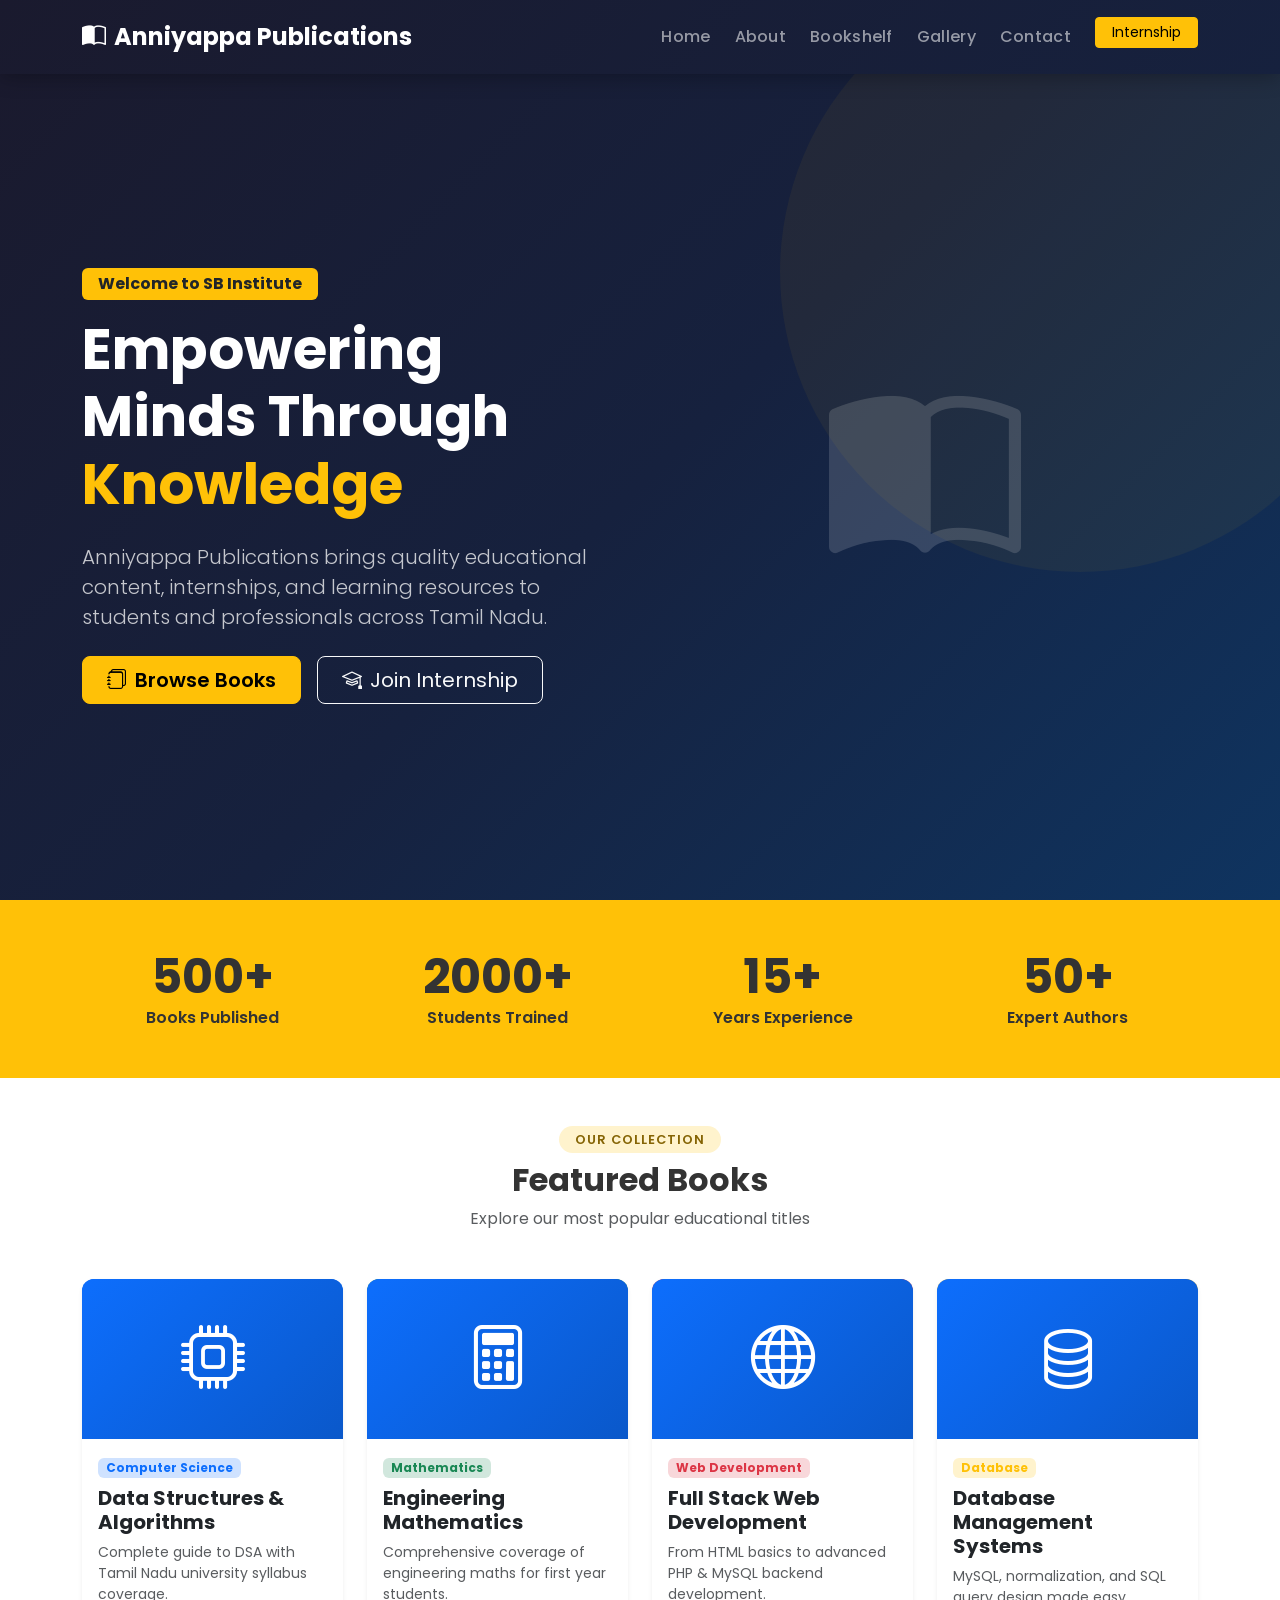
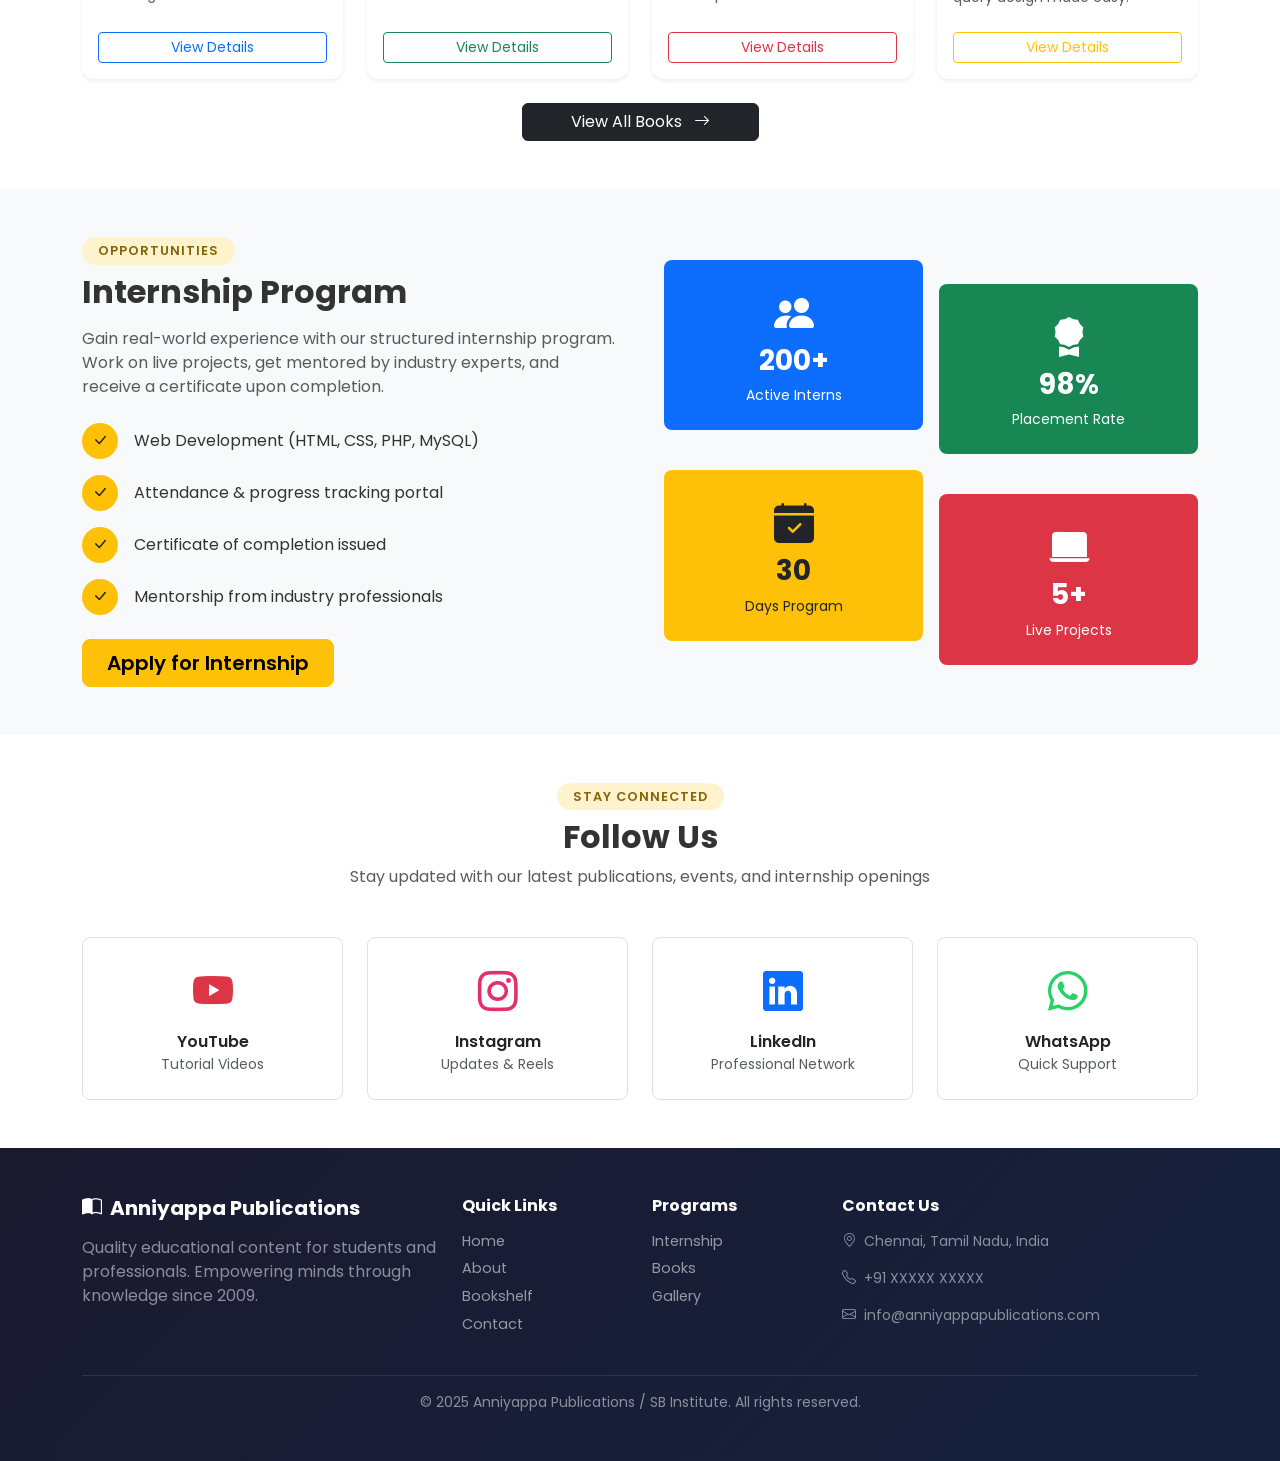
<file: index.html>
<!DOCTYPE html>
<html lang="en">
<head>
  <meta charset="UTF-8" />
  <meta name="viewport" content="width=device-width, initial-scale=1.0"/>
  <title>Anniyappa Publications | Home</title>

  <!-- Bootstrap 5 -->
  <link href="https://cdn.jsdelivr.net/npm/bootstrap@5.3.0/dist/css/bootstrap.min.css" rel="stylesheet"/>
  <!-- Bootstrap Icons -->
  <link href="https://cdn.jsdelivr.net/npm/bootstrap-icons@1.10.5/font/bootstrap-icons.css" rel="stylesheet"/>
  <!-- Google Fonts -->
  <link href="https://fonts.googleapis.com/css2?family=Poppins:wght@300;400;500;600;700&display=swap" rel="stylesheet"/>
  <!-- Custom CSS -->
  <link rel="stylesheet" href="css/style.css"/>
</head>
<body>

  <!-- ========== NAVBAR ========== -->
  <nav class="navbar navbar-expand-lg navbar-dark fixed-top" id="mainNav">
    <div class="container">
      <a class="navbar-brand fw-bold fs-4" href="index.html">
        <i class="bi bi-book-half me-2"></i>Anniyappa Publications
      </a>
      <button class="navbar-toggler" type="button" data-bs-toggle="collapse" data-bs-target="#navMenu">
        <span class="navbar-toggler-icon"></span>
      </button>
      <div class="collapse navbar-collapse" id="navMenu">
        <ul class="navbar-nav ms-auto gap-2">
          <li class="nav-item"><a class="nav-link active" href="index.html">Home</a></li>
          <li class="nav-item"><a class="nav-link" href="pages/about.html">About</a></li>
          <li class="nav-item"><a class="nav-link" href="pages/bookshelf.html">Bookshelf</a></li>
          <li class="nav-item"><a class="nav-link" href="pages/gallery.html">Gallery</a></li>
          <li class="nav-item"><a class="nav-link" href="pages/contact.html">Contact</a></li>
          <li class="nav-item"><a class="btn btn-warning btn-sm px-3 ms-2" href="pages/internship.html">Internship</a></li>
        </ul>
      </div>
    </div>
  </nav>

  <!-- ========== HERO SECTION ========== -->
  <section class="hero-section d-flex align-items-center" id="home">
    <div class="container">
      <div class="row align-items-center">
        <div class="col-lg-6 text-white">
          <span class="badge bg-warning text-dark mb-3 px-3 py-2 fs-6">Welcome to SB Institute</span>
          <h1 class="display-4 fw-bold mb-4">Empowering Minds Through <span class="text-warning">Knowledge</span></h1>
          <p class="lead mb-4 opacity-75">Anniyappa Publications brings quality educational content, internships, and learning resources to students and professionals across Tamil Nadu.</p>
          <div class="d-flex gap-3 flex-wrap">
            <a href="pages/bookshelf.html" class="btn btn-warning btn-lg px-4 fw-semibold">
              <i class="bi bi-journals me-2"></i>Browse Books
            </a>
            <a href="pages/internship.html" class="btn btn-outline-light btn-lg px-4">
              <i class="bi bi-mortarboard me-2"></i>Join Internship
            </a>
          </div>
        </div>
        <div class="col-lg-6 text-center mt-5 mt-lg-0">
          <div class="hero-illustration">
            <i class="bi bi-book-half" style="font-size: 12rem; color: rgba(255,255,255,0.15);"></i>
          </div>
        </div>
      </div>
    </div>
  </section>

  <!-- ========== STATS SECTION ========== -->
  <section class="stats-section py-5 bg-warning">
    <div class="container">
      <div class="row text-center g-4">
        <div class="col-6 col-md-3">
          <h2 class="fw-bold display-5 mb-0">500+</h2>
          <p class="mb-0 fw-semibold">Books Published</p>
        </div>
        <div class="col-6 col-md-3">
          <h2 class="fw-bold display-5 mb-0">2000+</h2>
          <p class="mb-0 fw-semibold">Students Trained</p>
        </div>
        <div class="col-6 col-md-3">
          <h2 class="fw-bold display-5 mb-0">15+</h2>
          <p class="mb-0 fw-semibold">Years Experience</p>
        </div>
        <div class="col-6 col-md-3">
          <h2 class="fw-bold display-5 mb-0">50+</h2>
          <p class="mb-0 fw-semibold">Expert Authors</p>
        </div>
      </div>
    </div>
  </section>

  <!-- ========== FEATURED BOOKS ========== -->
  <section class="py-5" id="books">
    <div class="container">
      <div class="text-center mb-5">
        <span class="section-tag">Our Collection</span>
        <h2 class="fw-bold mt-2">Featured Books</h2>
        <p class="text-muted">Explore our most popular educational titles</p>
      </div>
      <div class="row g-4">

        <!-- Book Card 1 -->
        <div class="col-sm-6 col-lg-3">
          <div class="card book-card h-100 border-0 shadow-sm">
            <div class="book-cover bg-primary d-flex align-items-center justify-content-center">
              <i class="bi bi-cpu text-white" style="font-size:4rem;"></i>
            </div>
            <div class="card-body">
              <span class="badge bg-primary-subtle text-primary mb-2">Computer Science</span>
              <h5 class="card-title fw-bold">Data Structures & Algorithms</h5>
              <p class="card-text text-muted small">Complete guide to DSA with Tamil Nadu university syllabus coverage.</p>
            </div>
            <div class="card-footer bg-transparent border-0 pb-3">
              <a href="pages/bookshelf.html" class="btn btn-outline-primary btn-sm w-100">View Details</a>
            </div>
          </div>
        </div>

        <!-- Book Card 2 -->
        <div class="col-sm-6 col-lg-3">
          <div class="card book-card h-100 border-0 shadow-sm">
            <div class="book-cover bg-success d-flex align-items-center justify-content-center">
              <i class="bi bi-calculator text-white" style="font-size:4rem;"></i>
            </div>
            <div class="card-body">
              <span class="badge bg-success-subtle text-success mb-2">Mathematics</span>
              <h5 class="card-title fw-bold">Engineering Mathematics</h5>
              <p class="card-text text-muted small">Comprehensive coverage of engineering maths for first year students.</p>
            </div>
            <div class="card-footer bg-transparent border-0 pb-3">
              <a href="pages/bookshelf.html" class="btn btn-outline-success btn-sm w-100">View Details</a>
            </div>
          </div>
        </div>

        <!-- Book Card 3 -->
        <div class="col-sm-6 col-lg-3">
          <div class="card book-card h-100 border-0 shadow-sm">
            <div class="book-cover bg-danger d-flex align-items-center justify-content-center">
              <i class="bi bi-globe text-white" style="font-size:4rem;"></i>
            </div>
            <div class="card-body">
              <span class="badge bg-danger-subtle text-danger mb-2">Web Development</span>
              <h5 class="card-title fw-bold">Full Stack Web Development</h5>
              <p class="card-text text-muted small">From HTML basics to advanced PHP & MySQL backend development.</p>
            </div>
            <div class="card-footer bg-transparent border-0 pb-3">
              <a href="pages/bookshelf.html" class="btn btn-outline-danger btn-sm w-100">View Details</a>
            </div>
          </div>
        </div>

        <!-- Book Card 4 -->
        <div class="col-sm-6 col-lg-3">
          <div class="card book-card h-100 border-0 shadow-sm">
            <div class="book-cover bg-warning d-flex align-items-center justify-content-center">
              <i class="bi bi-database text-white" style="font-size:4rem;"></i>
            </div>
            <div class="card-body">
              <span class="badge bg-warning-subtle text-warning mb-2">Database</span>
              <h5 class="card-title fw-bold">Database Management Systems</h5>
              <p class="card-text text-muted small">MySQL, normalization, and SQL query design made easy.</p>
            </div>
            <div class="card-footer bg-transparent border-0 pb-3">
              <a href="pages/bookshelf.html" class="btn btn-outline-warning btn-sm w-100">View Details</a>
            </div>
          </div>
        </div>

      </div>
      <div class="text-center mt-4">
        <a href="pages/bookshelf.html" class="btn btn-dark px-5">View All Books <i class="bi bi-arrow-right ms-2"></i></a>
      </div>
    </div>
  </section>

  <!-- ========== INTERNSHIP SECTION ========== -->
  <section class="py-5 bg-light" id="internship">
    <div class="container">
      <div class="row align-items-center g-5">
        <div class="col-lg-6">
          <span class="section-tag">Opportunities</span>
          <h2 class="fw-bold mt-2 mb-3">Internship Program</h2>
          <p class="text-muted mb-4">Gain real-world experience with our structured internship program. Work on live projects, get mentored by industry experts, and receive a certificate upon completion.</p>
          <ul class="list-unstyled">
            <li class="mb-3 d-flex align-items-center gap-3">
              <span class="icon-circle bg-warning"><i class="bi bi-check-lg text-dark"></i></span>
              <span>Web Development (HTML, CSS, PHP, MySQL)</span>
            </li>
            <li class="mb-3 d-flex align-items-center gap-3">
              <span class="icon-circle bg-warning"><i class="bi bi-check-lg text-dark"></i></span>
              <span>Attendance & progress tracking portal</span>
            </li>
            <li class="mb-3 d-flex align-items-center gap-3">
              <span class="icon-circle bg-warning"><i class="bi bi-check-lg text-dark"></i></span>
              <span>Certificate of completion issued</span>
            </li>
            <li class="mb-3 d-flex align-items-center gap-3">
              <span class="icon-circle bg-warning"><i class="bi bi-check-lg text-dark"></i></span>
              <span>Mentorship from industry professionals</span>
            </li>
          </ul>
          <a href="pages/internship.html" class="btn btn-warning btn-lg px-4 mt-2 fw-semibold">Apply for Internship</a>
        </div>
        <div class="col-lg-6">
          <div class="row g-3">
            <div class="col-6">
              <div class="intern-stat-card bg-primary text-white rounded-3 p-4 text-center">
                <i class="bi bi-people-fill fs-1 mb-2"></i>
                <h3 class="fw-bold">200+</h3>
                <p class="mb-0 small">Active Interns</p>
              </div>
            </div>
            <div class="col-6">
              <div class="intern-stat-card bg-success text-white rounded-3 p-4 text-center mt-4">
                <i class="bi bi-award-fill fs-1 mb-2"></i>
                <h3 class="fw-bold">98%</h3>
                <p class="mb-0 small">Placement Rate</p>
              </div>
            </div>
            <div class="col-6">
              <div class="intern-stat-card bg-warning text-dark rounded-3 p-4 text-center">
                <i class="bi bi-calendar-check-fill fs-1 mb-2"></i>
                <h3 class="fw-bold">30</h3>
                <p class="mb-0 small">Days Program</p>
              </div>
            </div>
            <div class="col-6">
              <div class="intern-stat-card bg-danger text-white rounded-3 p-4 text-center mt-4">
                <i class="bi bi-laptop-fill fs-1 mb-2"></i>
                <h3 class="fw-bold">5+</h3>
                <p class="mb-0 small">Live Projects</p>
              </div>
            </div>
          </div>
        </div>
      </div>
    </div>
  </section>

  <!-- ========== SOCIAL MEDIA SECTION ========== -->
  <section class="py-5" id="social">
    <div class="container">
      <div class="text-center mb-5">
        <span class="section-tag">Stay Connected</span>
        <h2 class="fw-bold mt-2">Follow Us</h2>
        <p class="text-muted">Stay updated with our latest publications, events, and internship openings</p>
      </div>
      <div class="row g-4 justify-content-center">
        <div class="col-6 col-md-3">
          <a href="#" class="social-card text-decoration-none d-flex flex-column align-items-center p-4 rounded-3 border">
            <i class="bi bi-youtube fs-1 text-danger mb-2"></i>
            <span class="fw-semibold text-dark">YouTube</span>
            <small class="text-muted">Tutorial Videos</small>
          </a>
        </div>
        <div class="col-6 col-md-3">
          <a href="#" class="social-card text-decoration-none d-flex flex-column align-items-center p-4 rounded-3 border">
            <i class="bi bi-instagram fs-1 text-danger mb-2" style="color:#E1306C !important;"></i>
            <span class="fw-semibold text-dark">Instagram</span>
            <small class="text-muted">Updates & Reels</small>
          </a>
        </div>
        <div class="col-6 col-md-3">
          <a href="#" class="social-card text-decoration-none d-flex flex-column align-items-center p-4 rounded-3 border">
            <i class="bi bi-linkedin fs-1 text-primary mb-2"></i>
            <span class="fw-semibold text-dark">LinkedIn</span>
            <small class="text-muted">Professional Network</small>
          </a>
        </div>
        <div class="col-6 col-md-3">
          <a href="#" class="social-card text-decoration-none d-flex flex-column align-items-center p-4 rounded-3 border">
            <i class="bi bi-whatsapp fs-1 mb-2" style="color:#25D366;"></i>
            <span class="fw-semibold text-dark">WhatsApp</span>
            <small class="text-muted">Quick Support</small>
          </a>
        </div>
      </div>
    </div>
  </section>

  <!-- ========== FOOTER ========== -->
  <footer class="footer-section text-white py-5">
    <div class="container">
      <div class="row g-4">
        <div class="col-lg-4">
          <h5 class="fw-bold mb-3"><i class="bi bi-book-half me-2"></i>Anniyappa Publications</h5>
          <p class="text-white-50">Quality educational content for students and professionals. Empowering minds through knowledge since 2009.</p>
        </div>
        <div class="col-lg-2 col-6">
          <h6 class="fw-bold mb-3">Quick Links</h6>
          <ul class="list-unstyled">
            <li><a href="index.html" class="footer-link">Home</a></li>
            <li><a href="pages/about.html" class="footer-link">About</a></li>
            <li><a href="pages/bookshelf.html" class="footer-link">Bookshelf</a></li>
            <li><a href="pages/contact.html" class="footer-link">Contact</a></li>
          </ul>
        </div>
        <div class="col-lg-2 col-6">
          <h6 class="fw-bold mb-3">Programs</h6>
          <ul class="list-unstyled">
            <li><a href="pages/internship.html" class="footer-link">Internship</a></li>
            <li><a href="pages/bookshelf.html" class="footer-link">Books</a></li>
            <li><a href="pages/gallery.html" class="footer-link">Gallery</a></li>
          </ul>
        </div>
        <div class="col-lg-4">
          <h6 class="fw-bold mb-3">Contact Us</h6>
          <p class="text-white-50 small"><i class="bi bi-geo-alt me-2"></i>Chennai, Tamil Nadu, India</p>
          <p class="text-white-50 small"><i class="bi bi-telephone me-2"></i>+91 XXXXX XXXXX</p>
          <p class="text-white-50 small"><i class="bi bi-envelope me-2"></i>info@anniyappapublications.com</p>
        </div>
      </div>
      <hr class="border-secondary mt-4"/>
      <div class="text-center text-white-50 small">
        &copy; 2025 Anniyappa Publications / SB Institute. All rights reserved.
      </div>
    </div>
  </footer>

  <!-- Bootstrap JS -->
  <script src="https://cdn.jsdelivr.net/npm/bootstrap@5.3.0/dist/js/bootstrap.bundle.min.js"></script>
  <!-- Custom JS -->
  <script src="js/main.js"></script>
</body>
</html>
</file>
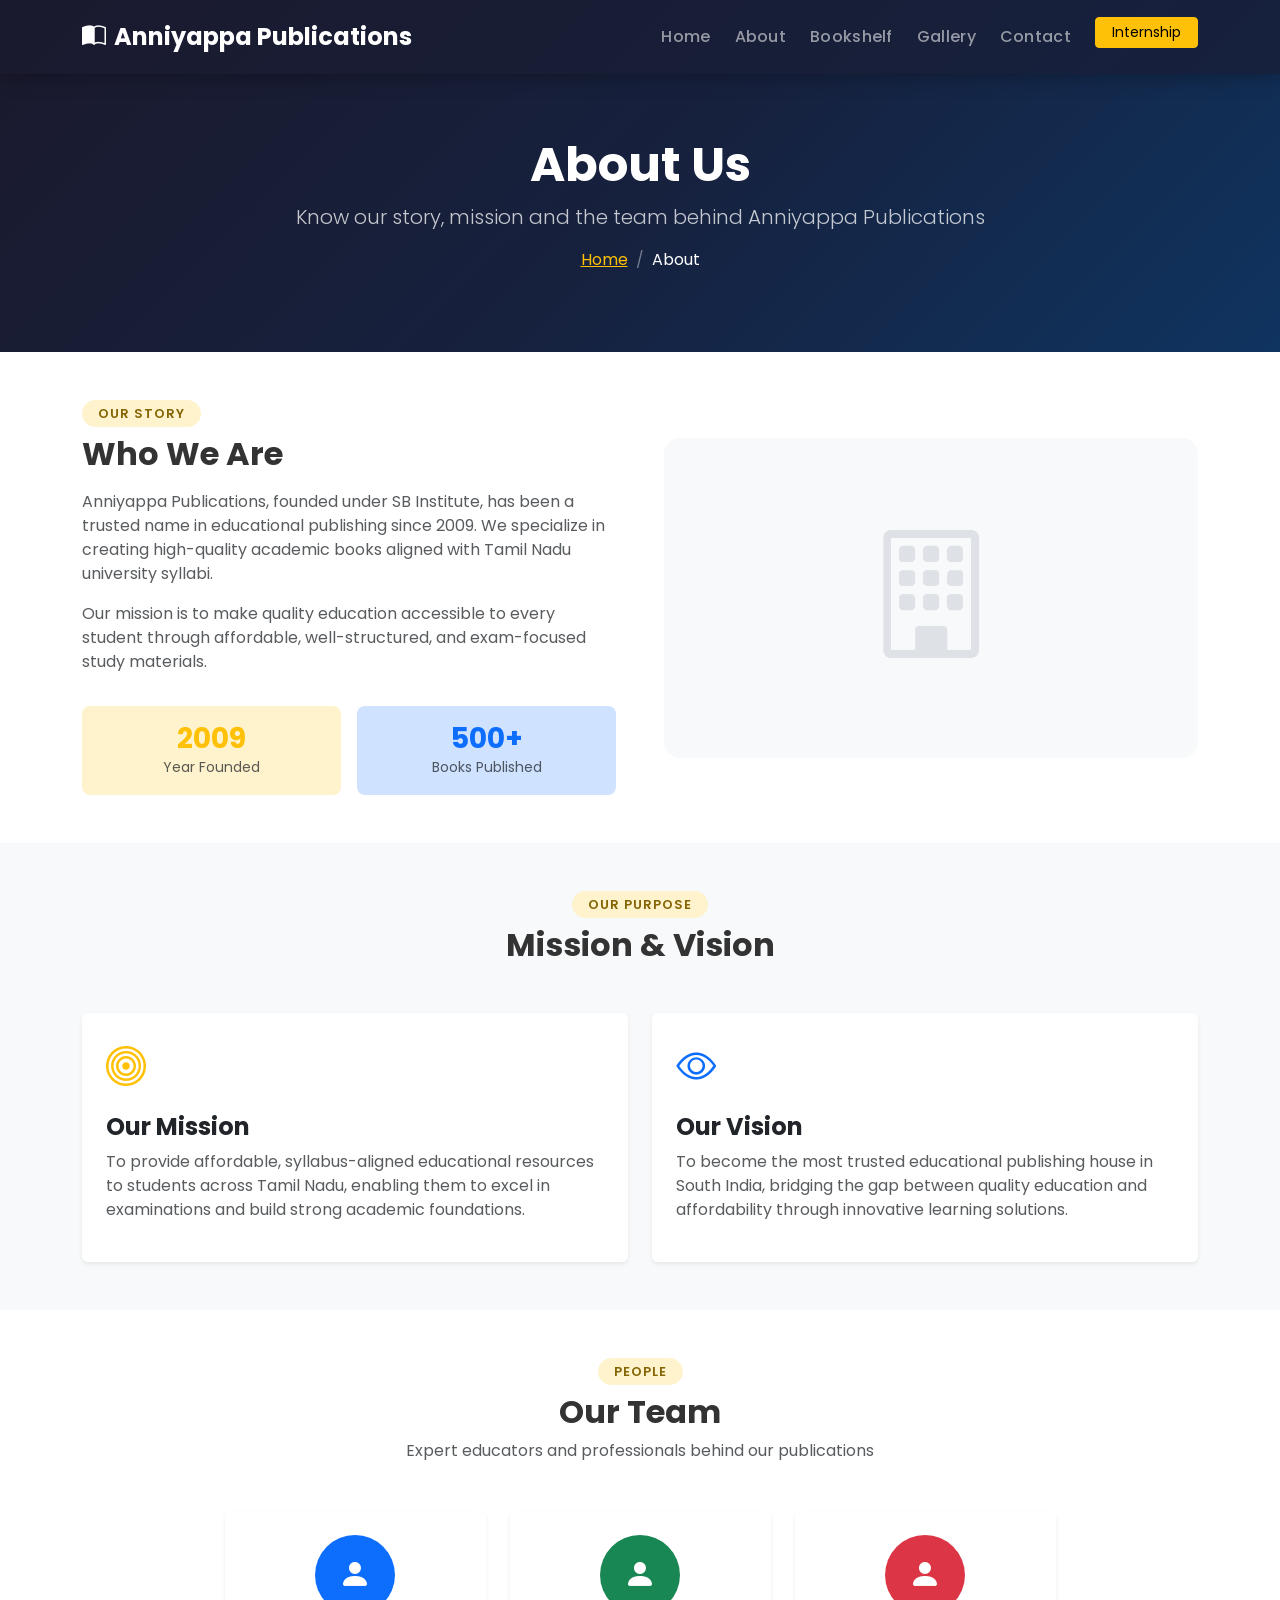
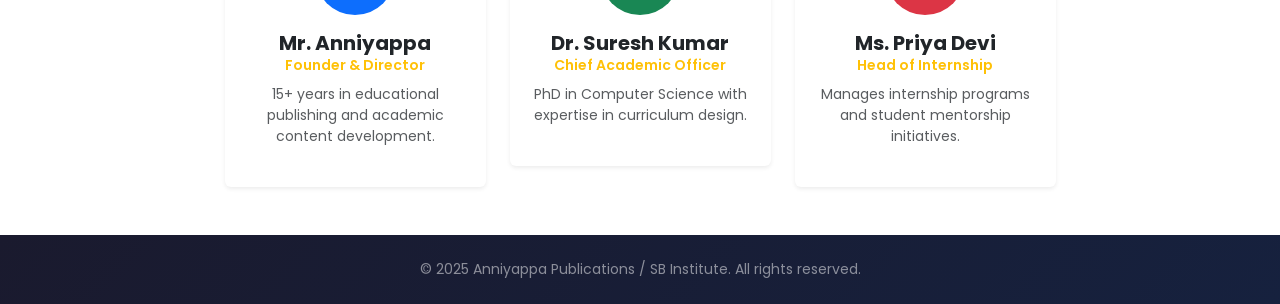
<file: pages/about.html>
<!DOCTYPE html>
<html lang="en">
<head>
  <meta charset="UTF-8"/>
  <meta name="viewport" content="width=device-width, initial-scale=1.0"/>
  <title>About Us | Anniyappa Publications</title>
  <link href="https://cdn.jsdelivr.net/npm/bootstrap@5.3.0/dist/css/bootstrap.min.css" rel="stylesheet"/>
  <link href="https://cdn.jsdelivr.net/npm/bootstrap-icons@1.10.5/font/bootstrap-icons.css" rel="stylesheet"/>
  <link href="https://fonts.googleapis.com/css2?family=Poppins:wght@300;400;500;600;700&display=swap" rel="stylesheet"/>
  <link rel="stylesheet" href="../css/style.css"/>
</head>
<body>

  <!-- NAVBAR -->
  <nav class="navbar navbar-expand-lg navbar-dark fixed-top" id="mainNav">
    <div class="container">
      <a class="navbar-brand fw-bold fs-4" href="../index.html">
        <i class="bi bi-book-half me-2"></i>Anniyappa Publications
      </a>
      <button class="navbar-toggler" type="button" data-bs-toggle="collapse" data-bs-target="#navMenu">
        <span class="navbar-toggler-icon"></span>
      </button>
      <div class="collapse navbar-collapse" id="navMenu">
        <ul class="navbar-nav ms-auto gap-2">
          <li class="nav-item"><a class="nav-link" href="../index.html">Home</a></li>
          <li class="nav-item"><a class="nav-link active" href="about.html">About</a></li>
          <li class="nav-item"><a class="nav-link" href="bookshelf.html">Bookshelf</a></li>
          <li class="nav-item"><a class="nav-link" href="gallery.html">Gallery</a></li>
          <li class="nav-item"><a class="nav-link" href="contact.html">Contact</a></li>
          <li class="nav-item"><a class="btn btn-warning btn-sm px-3 ms-2" href="internship.html">Internship</a></li>
        </ul>
      </div>
    </div>
  </nav>

  <!-- PAGE HEADER -->
  <section class="page-header d-flex align-items-center">
    <div class="container text-white text-center">
      <h1 class="display-5 fw-bold">About Us</h1>
      <p class="lead opacity-75">Know our story, mission and the team behind Anniyappa Publications</p>
      <nav aria-label="breadcrumb">
        <ol class="breadcrumb justify-content-center">
          <li class="breadcrumb-item"><a href="../index.html" class="text-warning">Home</a></li>
          <li class="breadcrumb-item active text-white">About</li>
        </ol>
      </nav>
    </div>
  </section>

  <!-- WHO WE ARE -->
  <section class="py-5">
    <div class="container">
      <div class="row align-items-center g-5">
        <div class="col-lg-6">
          <span class="section-tag">Our Story</span>
          <h2 class="fw-bold mt-2 mb-3">Who We Are</h2>
          <p class="text-muted">Anniyappa Publications, founded under SB Institute, has been a trusted name in educational publishing since 2009. We specialize in creating high-quality academic books aligned with Tamil Nadu university syllabi.</p>
          <p class="text-muted">Our mission is to make quality education accessible to every student through affordable, well-structured, and exam-focused study materials.</p>
          <div class="row g-3 mt-3">
            <div class="col-6">
              <div class="about-stat p-3 rounded-3 bg-warning-subtle text-center">
                <h3 class="fw-bold text-warning mb-0">2009</h3>
                <small class="text-muted">Year Founded</small>
              </div>
            </div>
            <div class="col-6">
              <div class="about-stat p-3 rounded-3 bg-primary-subtle text-center">
                <h3 class="fw-bold text-primary mb-0">500+</h3>
                <small class="text-muted">Books Published</small>
              </div>
            </div>
          </div>
        </div>
        <div class="col-lg-6">
          <div class="about-image-box rounded-4 d-flex align-items-center justify-content-center bg-light" style="height:320px;">
            <i class="bi bi-building" style="font-size:8rem; color:#dee2e6;"></i>
          </div>
        </div>
      </div>
    </div>
  </section>

  <!-- MISSION VISION -->
  <section class="py-5 bg-light">
    <div class="container">
      <div class="text-center mb-5">
        <span class="section-tag">Our Purpose</span>
        <h2 class="fw-bold mt-2">Mission & Vision</h2>
      </div>
      <div class="row g-4">
        <div class="col-md-6">
          <div class="card border-0 shadow-sm h-100 p-4">
            <div class="mb-3"><i class="bi bi-bullseye fs-1 text-warning"></i></div>
            <h4 class="fw-bold">Our Mission</h4>
            <p class="text-muted">To provide affordable, syllabus-aligned educational resources to students across Tamil Nadu, enabling them to excel in examinations and build strong academic foundations.</p>
          </div>
        </div>
        <div class="col-md-6">
          <div class="card border-0 shadow-sm h-100 p-4">
            <div class="mb-3"><i class="bi bi-eye fs-1 text-primary"></i></div>
            <h4 class="fw-bold">Our Vision</h4>
            <p class="text-muted">To become the most trusted educational publishing house in South India, bridging the gap between quality education and affordability through innovative learning solutions.</p>
          </div>
        </div>
      </div>
    </div>
  </section>

  <!-- TEAM -->
  <section class="py-5">
    <div class="container">
      <div class="text-center mb-5">
        <span class="section-tag">People</span>
        <h2 class="fw-bold mt-2">Our Team</h2>
        <p class="text-muted">Expert educators and professionals behind our publications</p>
      </div>
      <div class="row g-4 justify-content-center">
        <div class="col-sm-6 col-lg-3">
          <div class="card border-0 shadow-sm text-center p-4">
            <div class="team-avatar bg-primary mx-auto mb-3 d-flex align-items-center justify-content-center rounded-circle" style="width:80px;height:80px;">
              <i class="bi bi-person-fill text-white fs-2"></i>
            </div>
            <h5 class="fw-bold mb-0">Mr. Anniyappa</h5>
            <small class="text-warning fw-semibold">Founder & Director</small>
            <p class="text-muted small mt-2">15+ years in educational publishing and academic content development.</p>
          </div>
        </div>
        <div class="col-sm-6 col-lg-3">
          <div class="card border-0 shadow-sm text-center p-4">
            <div class="team-avatar bg-success mx-auto mb-3 d-flex align-items-center justify-content-center rounded-circle" style="width:80px;height:80px;">
              <i class="bi bi-person-fill text-white fs-2"></i>
            </div>
            <h5 class="fw-bold mb-0">Dr. Suresh Kumar</h5>
            <small class="text-warning fw-semibold">Chief Academic Officer</small>
            <p class="text-muted small mt-2">PhD in Computer Science with expertise in curriculum design.</p>
          </div>
        </div>
        <div class="col-sm-6 col-lg-3">
          <div class="card border-0 shadow-sm text-center p-4">
            <div class="team-avatar bg-danger mx-auto mb-3 d-flex align-items-center justify-content-center rounded-circle" style="width:80px;height:80px;">
              <i class="bi bi-person-fill text-white fs-2"></i>
            </div>
            <h5 class="fw-bold mb-0">Ms. Priya Devi</h5>
            <small class="text-warning fw-semibold">Head of Internship</small>
            <p class="text-muted small mt-2">Manages internship programs and student mentorship initiatives.</p>
          </div>
        </div>
      </div>
    </div>
  </section>

  <!-- FOOTER -->
  <footer class="footer-section text-white py-4">
    <div class="container text-center text-white-50 small">
      &copy; 2025 Anniyappa Publications / SB Institute. All rights reserved.
    </div>
  </footer>

  <script src="https://cdn.jsdelivr.net/npm/bootstrap@5.3.0/dist/js/bootstrap.bundle.min.js"></script>
  <script src="../js/main.js"></script>
</body>
</html>
</file>
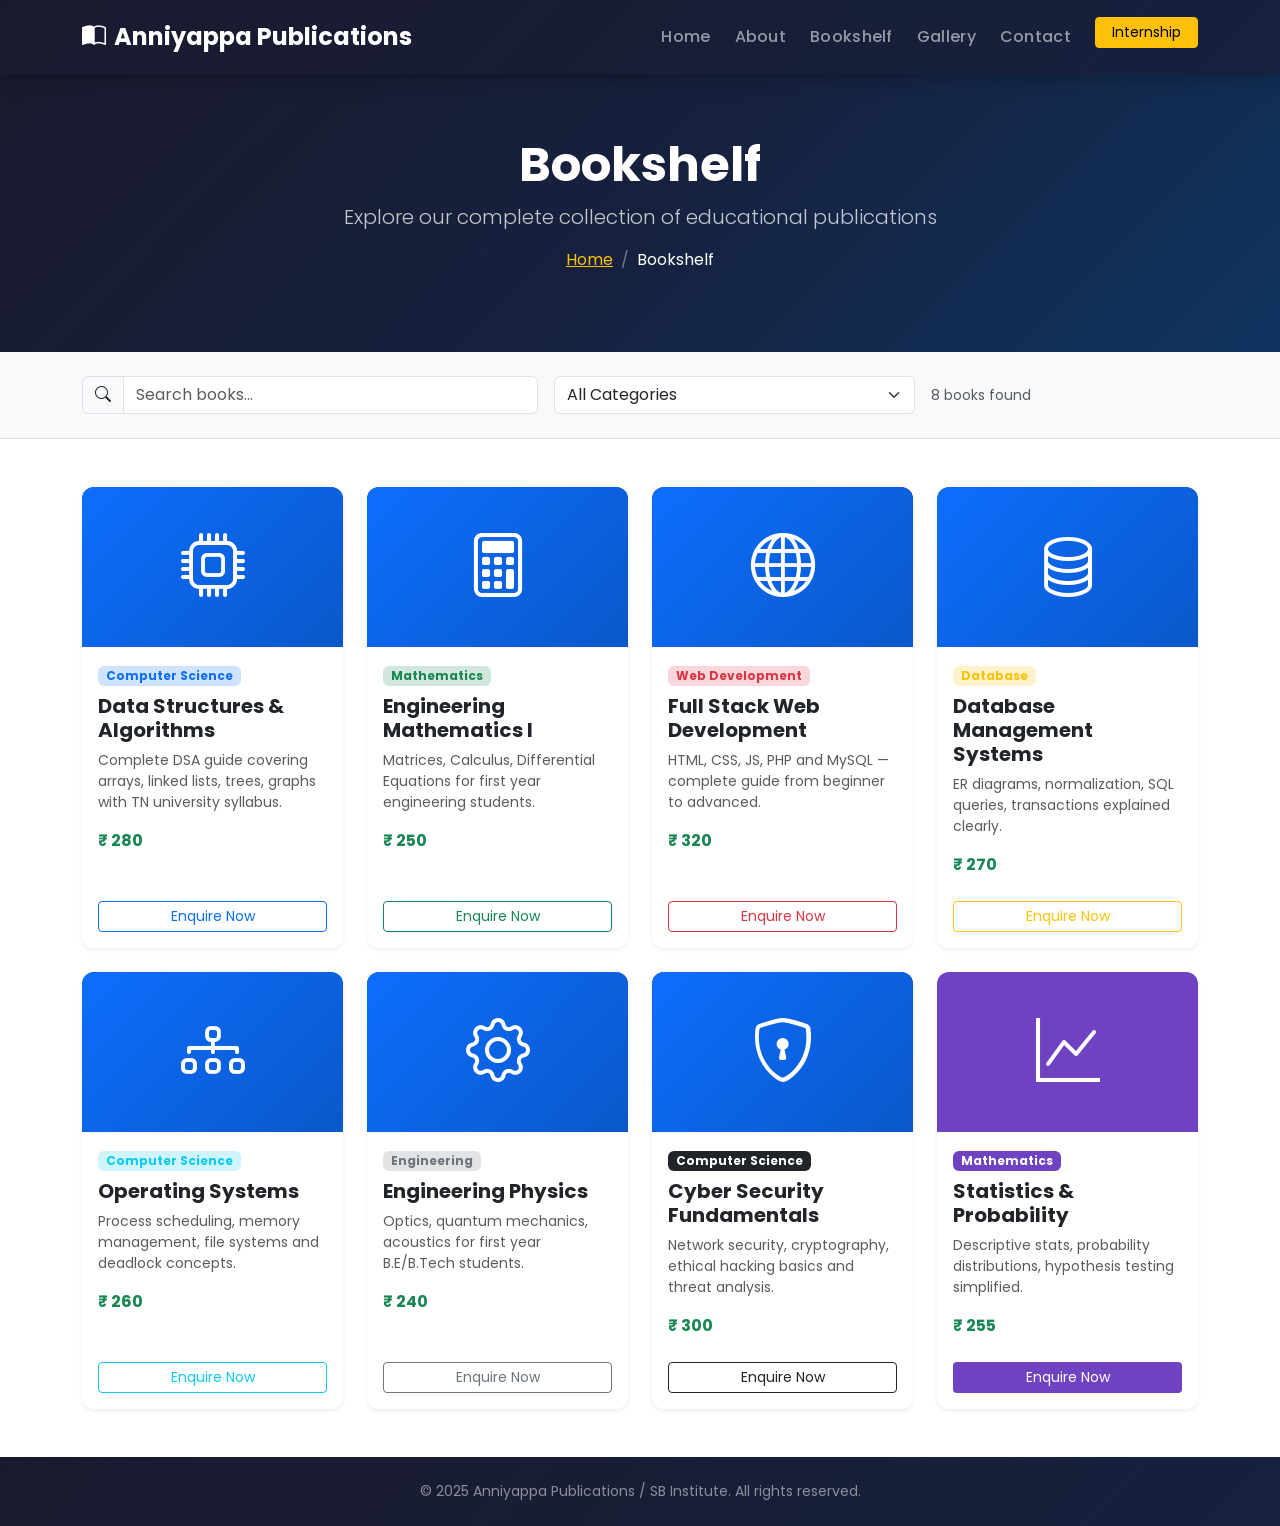
<file: pages/bookshelf.html>
<!DOCTYPE html>
<html lang="en">
<head>
  <meta charset="UTF-8"/>
  <meta name="viewport" content="width=device-width, initial-scale=1.0"/>
  <title>Bookshelf | Anniyappa Publications</title>
  <link href="https://cdn.jsdelivr.net/npm/bootstrap@5.3.0/dist/css/bootstrap.min.css" rel="stylesheet"/>
  <link href="https://cdn.jsdelivr.net/npm/bootstrap-icons@1.10.5/font/bootstrap-icons.css" rel="stylesheet"/>
  <link href="https://fonts.googleapis.com/css2?family=Poppins:wght@300;400;500;600;700&display=swap" rel="stylesheet"/>
  <link rel="stylesheet" href="../css/style.css"/>
</head>
<body>

  <!-- NAVBAR -->
  <nav class="navbar navbar-expand-lg navbar-dark fixed-top" id="mainNav">
    <div class="container">
      <a class="navbar-brand fw-bold fs-4" href="../index.html">
        <i class="bi bi-book-half me-2"></i>Anniyappa Publications
      </a>
      <button class="navbar-toggler" type="button" data-bs-toggle="collapse" data-bs-target="#navMenu">
        <span class="navbar-toggler-icon"></span>
      </button>
      <div class="collapse navbar-collapse" id="navMenu">
        <ul class="navbar-nav ms-auto gap-2">
          <li class="nav-item"><a class="nav-link" href="../index.html">Home</a></li>
          <li class="nav-item"><a class="nav-link" href="about.html">About</a></li>
          <li class="nav-item"><a class="nav-link active" href="bookshelf.html">Bookshelf</a></li>
          <li class="nav-item"><a class="nav-link" href="gallery.html">Gallery</a></li>
          <li class="nav-item"><a class="nav-link" href="contact.html">Contact</a></li>
          <li class="nav-item"><a class="btn btn-warning btn-sm px-3 ms-2" href="internship.html">Internship</a></li>
        </ul>
      </div>
    </div>
  </nav>

  <!-- PAGE HEADER -->
  <section class="page-header d-flex align-items-center">
    <div class="container text-white text-center">
      <h1 class="display-5 fw-bold">Bookshelf</h1>
      <p class="lead opacity-75">Explore our complete collection of educational publications</p>
      <nav aria-label="breadcrumb">
        <ol class="breadcrumb justify-content-center">
          <li class="breadcrumb-item"><a href="../index.html" class="text-warning">Home</a></li>
          <li class="breadcrumb-item active text-white">Bookshelf</li>
        </ol>
      </nav>
    </div>
  </section>

  <!-- FILTER + SEARCH -->
  <section class="py-4 bg-light border-bottom">
    <div class="container">
      <div class="row g-3 align-items-center">
        <div class="col-md-5">
          <div class="input-group">
            <span class="input-group-text"><i class="bi bi-search"></i></span>
            <input type="text" class="form-control" id="bookSearch" placeholder="Search books..."/>
          </div>
        </div>
        <div class="col-md-4">
          <select class="form-select" id="categoryFilter">
            <option value="all">All Categories</option>
            <option value="cs">Computer Science</option>
            <option value="math">Mathematics</option>
            <option value="web">Web Development</option>
            <option value="db">Database</option>
            <option value="eng">Engineering</option>
          </select>
        </div>
        <div class="col-md-3">
          <p class="mb-0 text-muted small"><span id="bookCount">8</span> books found</p>
        </div>
      </div>
    </div>
  </section>

  <!-- BOOKS GRID -->
  <section class="py-5">
    <div class="container">
      <div class="row g-4" id="booksGrid">

        <div class="col-sm-6 col-lg-3 book-item" data-category="cs">
          <div class="card book-card h-100 border-0 shadow-sm">
            <div class="book-cover bg-primary d-flex align-items-center justify-content-center">
              <i class="bi bi-cpu text-white" style="font-size:4rem;"></i>
            </div>
            <div class="card-body">
              <span class="badge bg-primary-subtle text-primary mb-2">Computer Science</span>
              <h5 class="card-title fw-bold">Data Structures & Algorithms</h5>
              <p class="card-text text-muted small">Complete DSA guide covering arrays, linked lists, trees, graphs with TN university syllabus.</p>
              <p class="fw-bold text-success mb-0">₹ 280</p>
            </div>
            <div class="card-footer bg-transparent border-0 pb-3">
              <a href="contact.html" class="btn btn-outline-primary btn-sm w-100">Enquire Now</a>
            </div>
          </div>
        </div>

        <div class="col-sm-6 col-lg-3 book-item" data-category="math">
          <div class="card book-card h-100 border-0 shadow-sm">
            <div class="book-cover bg-success d-flex align-items-center justify-content-center">
              <i class="bi bi-calculator text-white" style="font-size:4rem;"></i>
            </div>
            <div class="card-body">
              <span class="badge bg-success-subtle text-success mb-2">Mathematics</span>
              <h5 class="card-title fw-bold">Engineering Mathematics I</h5>
              <p class="card-text text-muted small">Matrices, Calculus, Differential Equations for first year engineering students.</p>
              <p class="fw-bold text-success mb-0">₹ 250</p>
            </div>
            <div class="card-footer bg-transparent border-0 pb-3">
              <a href="contact.html" class="btn btn-outline-success btn-sm w-100">Enquire Now</a>
            </div>
          </div>
        </div>

        <div class="col-sm-6 col-lg-3 book-item" data-category="web">
          <div class="card book-card h-100 border-0 shadow-sm">
            <div class="book-cover bg-danger d-flex align-items-center justify-content-center">
              <i class="bi bi-globe text-white" style="font-size:4rem;"></i>
            </div>
            <div class="card-body">
              <span class="badge bg-danger-subtle text-danger mb-2">Web Development</span>
              <h5 class="card-title fw-bold">Full Stack Web Development</h5>
              <p class="card-text text-muted small">HTML, CSS, JS, PHP and MySQL — complete guide from beginner to advanced.</p>
              <p class="fw-bold text-success mb-0">₹ 320</p>
            </div>
            <div class="card-footer bg-transparent border-0 pb-3">
              <a href="contact.html" class="btn btn-outline-danger btn-sm w-100">Enquire Now</a>
            </div>
          </div>
        </div>

        <div class="col-sm-6 col-lg-3 book-item" data-category="db">
          <div class="card book-card h-100 border-0 shadow-sm">
            <div class="book-cover bg-warning d-flex align-items-center justify-content-center">
              <i class="bi bi-database text-white" style="font-size:4rem;"></i>
            </div>
            <div class="card-body">
              <span class="badge bg-warning-subtle text-warning mb-2">Database</span>
              <h5 class="card-title fw-bold">Database Management Systems</h5>
              <p class="card-text text-muted small">ER diagrams, normalization, SQL queries, transactions explained clearly.</p>
              <p class="fw-bold text-success mb-0">₹ 270</p>
            </div>
            <div class="card-footer bg-transparent border-0 pb-3">
              <a href="contact.html" class="btn btn-outline-warning btn-sm w-100">Enquire Now</a>
            </div>
          </div>
        </div>

        <div class="col-sm-6 col-lg-3 book-item" data-category="cs">
          <div class="card book-card h-100 border-0 shadow-sm">
            <div class="book-cover bg-info d-flex align-items-center justify-content-center">
              <i class="bi bi-diagram-3 text-white" style="font-size:4rem;"></i>
            </div>
            <div class="card-body">
              <span class="badge bg-info-subtle text-info mb-2">Computer Science</span>
              <h5 class="card-title fw-bold">Operating Systems</h5>
              <p class="card-text text-muted small">Process scheduling, memory management, file systems and deadlock concepts.</p>
              <p class="fw-bold text-success mb-0">₹ 260</p>
            </div>
            <div class="card-footer bg-transparent border-0 pb-3">
              <a href="contact.html" class="btn btn-outline-info btn-sm w-100">Enquire Now</a>
            </div>
          </div>
        </div>

        <div class="col-sm-6 col-lg-3 book-item" data-category="eng">
          <div class="card book-card h-100 border-0 shadow-sm">
            <div class="book-cover bg-secondary d-flex align-items-center justify-content-center">
              <i class="bi bi-gear text-white" style="font-size:4rem;"></i>
            </div>
            <div class="card-body">
              <span class="badge bg-secondary-subtle text-secondary mb-2">Engineering</span>
              <h5 class="card-title fw-bold">Engineering Physics</h5>
              <p class="card-text text-muted small">Optics, quantum mechanics, acoustics for first year B.E/B.Tech students.</p>
              <p class="fw-bold text-success mb-0">₹ 240</p>
            </div>
            <div class="card-footer bg-transparent border-0 pb-3">
              <a href="contact.html" class="btn btn-outline-secondary btn-sm w-100">Enquire Now</a>
            </div>
          </div>
        </div>

        <div class="col-sm-6 col-lg-3 book-item" data-category="cs">
          <div class="card book-card h-100 border-0 shadow-sm">
            <div class="book-cover bg-dark d-flex align-items-center justify-content-center">
              <i class="bi bi-shield-lock text-white" style="font-size:4rem;"></i>
            </div>
            <div class="card-body">
              <span class="badge bg-dark text-white mb-2">Computer Science</span>
              <h5 class="card-title fw-bold">Cyber Security Fundamentals</h5>
              <p class="card-text text-muted small">Network security, cryptography, ethical hacking basics and threat analysis.</p>
              <p class="fw-bold text-success mb-0">₹ 300</p>
            </div>
            <div class="card-footer bg-transparent border-0 pb-3">
              <a href="contact.html" class="btn btn-outline-dark btn-sm w-100">Enquire Now</a>
            </div>
          </div>
        </div>

        <div class="col-sm-6 col-lg-3 book-item" data-category="math">
          <div class="card book-card h-100 border-0 shadow-sm">
            <div class="book-cover d-flex align-items-center justify-content-center" style="background:#6f42c1;">
              <i class="bi bi-graph-up text-white" style="font-size:4rem;"></i>
            </div>
            <div class="card-body">
              <span class="badge text-white mb-2" style="background:#6f42c1;">Mathematics</span>
              <h5 class="card-title fw-bold">Statistics & Probability</h5>
              <p class="card-text text-muted small">Descriptive stats, probability distributions, hypothesis testing simplified.</p>
              <p class="fw-bold text-success mb-0">₹ 255</p>
            </div>
            <div class="card-footer bg-transparent border-0 pb-3">
              <a href="contact.html" class="btn btn-sm w-100 text-white" style="background:#6f42c1;">Enquire Now</a>
            </div>
          </div>
        </div>

      </div>

      <!-- No results message -->
      <div id="noResults" class="text-center py-5 d-none">
        <i class="bi bi-search fs-1 text-muted"></i>
        <p class="text-muted mt-3">No books found. Try a different search or category.</p>
      </div>
    </div>
  </section>

  <!-- FOOTER -->
  <footer class="footer-section text-white py-4">
    <div class="container text-center text-white-50 small">
      &copy; 2025 Anniyappa Publications / SB Institute. All rights reserved.
    </div>
  </footer>

  <script src="https://cdn.jsdelivr.net/npm/bootstrap@5.3.0/dist/js/bootstrap.bundle.min.js"></script>
  <script src="../js/main.js"></script>
  <script>
    // Search & Filter functionality
    const searchInput = document.getElementById('bookSearch');
    const categoryFilter = document.getElementById('categoryFilter');
    const bookItems = document.querySelectorAll('.book-item');
    const bookCount = document.getElementById('bookCount');
    const noResults = document.getElementById('noResults');

    function filterBooks() {
      const search = searchInput.value.toLowerCase();
      const category = categoryFilter.value;
      let visible = 0;
      bookItems.forEach(item => {
        const title = item.querySelector('.card-title').textContent.toLowerCase();
        const desc = item.querySelector('.card-text').textContent.toLowerCase();
        const cat = item.dataset.category;
        const matchSearch = title.includes(search) || desc.includes(search);
        const matchCat = category === 'all' || cat === category;
        if (matchSearch && matchCat) {
          item.style.display = '';
          visible++;
        } else {
          item.style.display = 'none';
        }
      });
      bookCount.textContent = visible;
      noResults.classList.toggle('d-none', visible > 0);
    }

    searchInput.addEventListener('input', filterBooks);
    categoryFilter.addEventListener('change', filterBooks);
  </script>
</body>
</html>
</file>
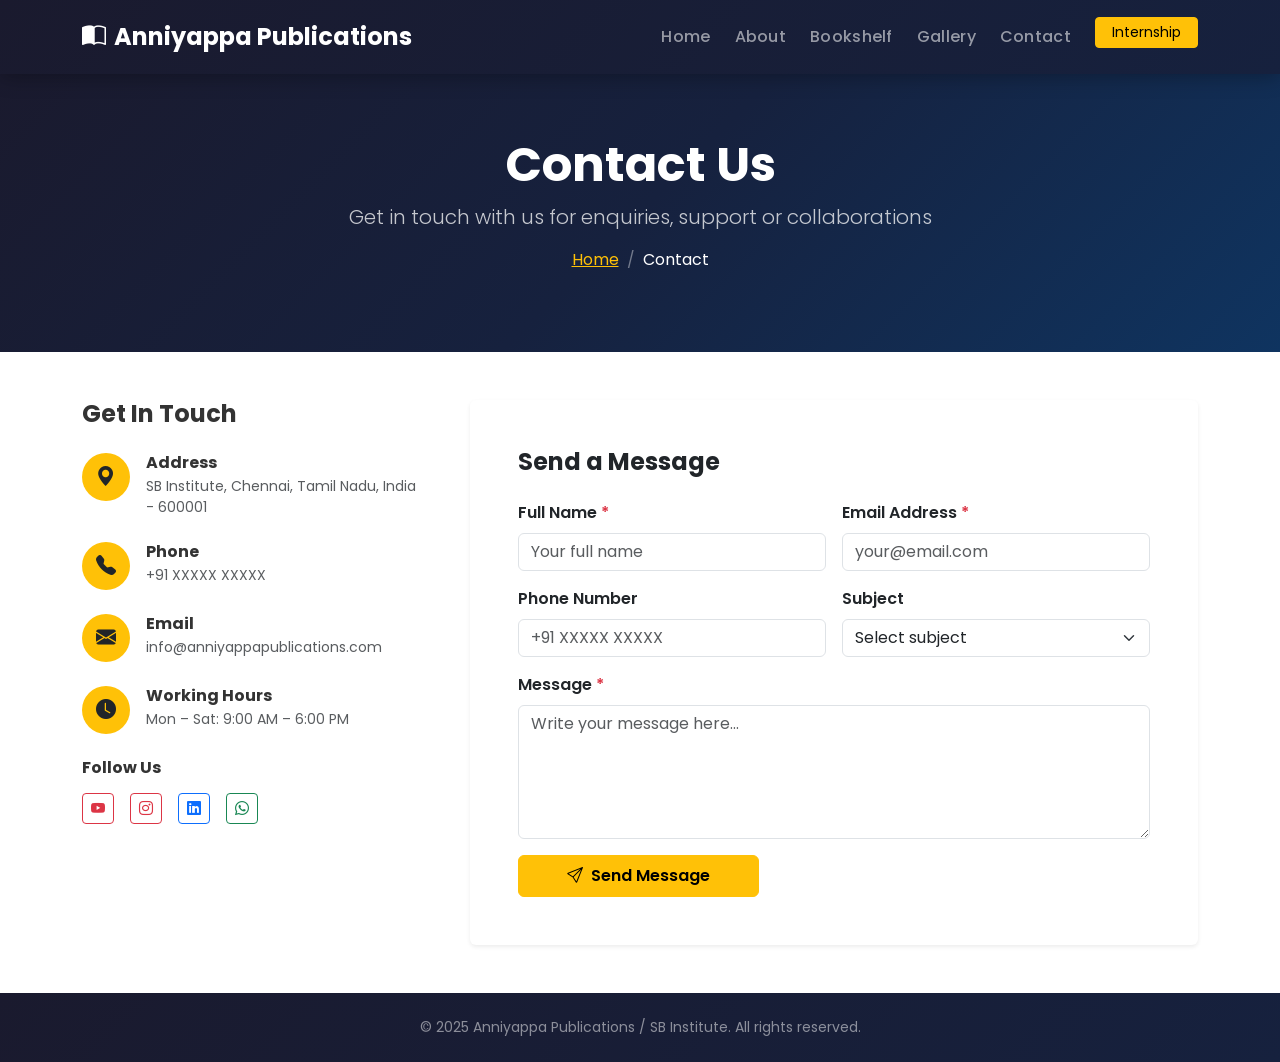
<file: pages/contact.html>
<!DOCTYPE html>
<html lang="en">
<head>
  <meta charset="UTF-8"/>
  <meta name="viewport" content="width=device-width, initial-scale=1.0"/>
  <title>Contact | Anniyappa Publications</title>
  <link href="https://cdn.jsdelivr.net/npm/bootstrap@5.3.0/dist/css/bootstrap.min.css" rel="stylesheet"/>
  <link href="https://cdn.jsdelivr.net/npm/bootstrap-icons@1.10.5/font/bootstrap-icons.css" rel="stylesheet"/>
  <link href="https://fonts.googleapis.com/css2?family=Poppins:wght@300;400;500;600;700&display=swap" rel="stylesheet"/>
  <link rel="stylesheet" href="../css/style.css"/>
</head>
<body>

  <!-- NAVBAR -->
  <nav class="navbar navbar-expand-lg navbar-dark fixed-top" id="mainNav">
    <div class="container">
      <a class="navbar-brand fw-bold fs-4" href="../index.html">
        <i class="bi bi-book-half me-2"></i>Anniyappa Publications
      </a>
      <button class="navbar-toggler" type="button" data-bs-toggle="collapse" data-bs-target="#navMenu">
        <span class="navbar-toggler-icon"></span>
      </button>
      <div class="collapse navbar-collapse" id="navMenu">
        <ul class="navbar-nav ms-auto gap-2">
          <li class="nav-item"><a class="nav-link" href="../index.html">Home</a></li>
          <li class="nav-item"><a class="nav-link" href="about.html">About</a></li>
          <li class="nav-item"><a class="nav-link" href="bookshelf.html">Bookshelf</a></li>
          <li class="nav-item"><a class="nav-link" href="gallery.html">Gallery</a></li>
          <li class="nav-item"><a class="nav-link active" href="contact.html">Contact</a></li>
          <li class="nav-item"><a class="btn btn-warning btn-sm px-3 ms-2" href="internship.html">Internship</a></li>
        </ul>
      </div>
    </div>
  </nav>

  <!-- PAGE HEADER -->
  <section class="page-header d-flex align-items-center">
    <div class="container text-white text-center">
      <h1 class="display-5 fw-bold">Contact Us</h1>
      <p class="lead opacity-75">Get in touch with us for enquiries, support or collaborations</p>
      <nav aria-label="breadcrumb">
        <ol class="breadcrumb justify-content-center">
          <li class="breadcrumb-item"><a href="../index.html" class="text-warning">Home</a></li>
          <li class="breadcrumb-item active text-white">Contact</li>
        </ol>
      </nav>
    </div>
  </section>

  <!-- CONTACT SECTION -->
  <section class="py-5">
    <div class="container">
      <div class="row g-5">

        <!-- Contact Info -->
        <div class="col-lg-4">
          <h4 class="fw-bold mb-4">Get In Touch</h4>
          <div class="d-flex gap-3 mb-4">
            <div class="icon-circle bg-warning flex-shrink-0" style="width:48px;height:48px;">
              <i class="bi bi-geo-alt-fill text-dark fs-5"></i>
            </div>
            <div>
              <h6 class="fw-bold mb-1">Address</h6>
              <p class="text-muted small mb-0">SB Institute, Chennai, Tamil Nadu, India - 600001</p>
            </div>
          </div>
          <div class="d-flex gap-3 mb-4">
            <div class="icon-circle bg-warning flex-shrink-0" style="width:48px;height:48px;">
              <i class="bi bi-telephone-fill text-dark fs-5"></i>
            </div>
            <div>
              <h6 class="fw-bold mb-1">Phone</h6>
              <p class="text-muted small mb-0">+91 XXXXX XXXXX</p>
            </div>
          </div>
          <div class="d-flex gap-3 mb-4">
            <div class="icon-circle bg-warning flex-shrink-0" style="width:48px;height:48px;">
              <i class="bi bi-envelope-fill text-dark fs-5"></i>
            </div>
            <div>
              <h6 class="fw-bold mb-1">Email</h6>
              <p class="text-muted small mb-0">info@anniyappapublications.com</p>
            </div>
          </div>
          <div class="d-flex gap-3 mb-4">
            <div class="icon-circle bg-warning flex-shrink-0" style="width:48px;height:48px;">
              <i class="bi bi-clock-fill text-dark fs-5"></i>
            </div>
            <div>
              <h6 class="fw-bold mb-1">Working Hours</h6>
              <p class="text-muted small mb-0">Mon – Sat: 9:00 AM – 6:00 PM</p>
            </div>
          </div>

          <!-- Social Links -->
          <h6 class="fw-bold mt-4 mb-3">Follow Us</h6>
          <div class="d-flex gap-3">
            <a href="#" class="btn btn-outline-danger btn-sm"><i class="bi bi-youtube"></i></a>
            <a href="#" class="btn btn-outline-danger btn-sm"><i class="bi bi-instagram"></i></a>
            <a href="#" class="btn btn-outline-primary btn-sm"><i class="bi bi-linkedin"></i></a>
            <a href="#" class="btn btn-outline-success btn-sm"><i class="bi bi-whatsapp"></i></a>
          </div>
        </div>

        <!-- Contact Form -->
        <div class="col-lg-8">
          <div class="card border-0 shadow-sm p-4 p-md-5">
            <h4 class="fw-bold mb-4">Send a Message</h4>
            <div id="formSuccess" class="alert alert-success d-none">
              <i class="bi bi-check-circle me-2"></i>Message sent successfully! We'll get back to you soon.
            </div>
            <div id="formError" class="alert alert-danger d-none"></div>

            <form id="contactForm">
              <div class="row g-3">
                <div class="col-md-6">
                  <label class="form-label fw-semibold">Full Name <span class="text-danger">*</span></label>
                  <input type="text" class="form-control" id="contactName" name="name" placeholder="Your full name" required/>
                </div>
                <div class="col-md-6">
                  <label class="form-label fw-semibold">Email Address <span class="text-danger">*</span></label>
                  <input type="email" class="form-control" id="contactEmail" name="email" placeholder="your@email.com" required/>
                </div>
                <div class="col-md-6">
                  <label class="form-label fw-semibold">Phone Number</label>
                  <input type="tel" class="form-control" id="contactPhone" name="phone" placeholder="+91 XXXXX XXXXX"/>
                </div>
                <div class="col-md-6">
                  <label class="form-label fw-semibold">Subject</label>
                  <select class="form-select" id="contactSubject" name="subject">
                    <option value="">Select subject</option>
                    <option>Book Enquiry</option>
                    <option>Internship Query</option>
                    <option>General Support</option>
                    <option>Collaboration</option>
                  </select>
                </div>
                <div class="col-12">
                  <label class="form-label fw-semibold">Message <span class="text-danger">*</span></label>
                  <textarea class="form-control" id="contactMessage" name="message" rows="5" placeholder="Write your message here..." required></textarea>
                </div>
                <div class="col-12">
                  <button type="submit" class="btn btn-warning px-5 py-2 fw-semibold" id="submitBtn">
                    <i class="bi bi-send me-2"></i>Send Message
                  </button>
                </div>
              </div>
            </form>

          </div>
        </div>
      </div>
    </div>
  </section>

  <!-- FOOTER -->
  <footer class="footer-section text-white py-4">
    <div class="container text-center text-white-50 small">
      &copy; 2025 Anniyappa Publications / SB Institute. All rights reserved.
    </div>
  </footer>

  <script src="https://cdn.jsdelivr.net/npm/bootstrap@5.3.0/dist/js/bootstrap.bundle.min.js"></script>
  <script src="../js/main.js"></script>
  <script>
    document.getElementById('contactForm').addEventListener('submit', function (e) {
      e.preventDefault();

      const successBox = document.getElementById('formSuccess');
      const errorBox = document.getElementById('formError');
      const submitBtn = document.getElementById('submitBtn');
      const originalText = submitBtn.innerHTML;

      successBox.classList.add('d-none');
      errorBox.classList.add('d-none');

      submitBtn.innerHTML = 'Sending...';
      submitBtn.disabled = true;

      const formData = new FormData(this);

      fetch('../php/contact_submit.php', {
        method: 'POST',
        body: formData
      })
      .then(res => res.json())
      .then(data => {
        submitBtn.innerHTML = originalText;
        submitBtn.disabled = false;

        if (data.status === 'success') {
          successBox.textContent = data.msg;
          successBox.classList.remove('d-none');
          document.getElementById('contactForm').reset();
        } else {
          errorBox.textContent = data.msg;
          errorBox.classList.remove('d-none');
        }
      })
      .catch(() => {
        submitBtn.innerHTML = originalText;
        submitBtn.disabled = false;
        errorBox.textContent = 'Something went wrong. Please try again.';
        errorBox.classList.remove('d-none');
      });
    });
  </script>
</body>
</html>
</file>
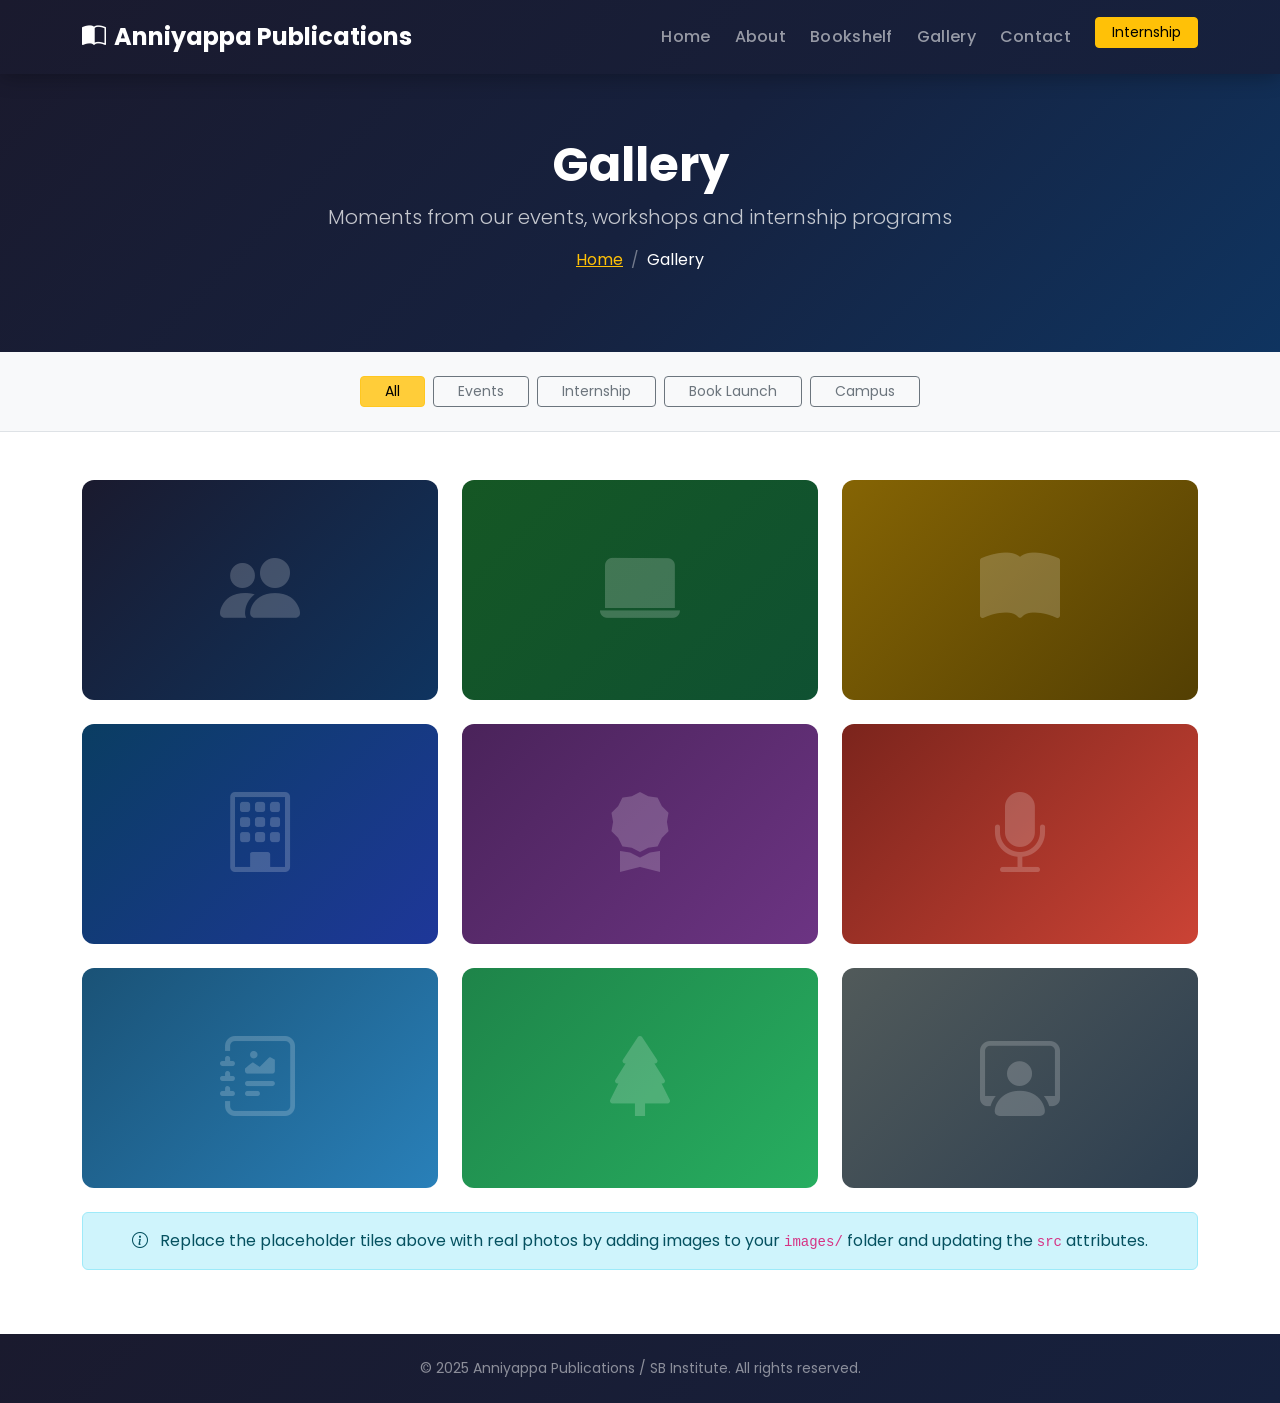
<file: pages/gallery.html>
<!DOCTYPE html>
<html lang="en">
<head>
  <meta charset="UTF-8"/>
  <meta name="viewport" content="width=device-width, initial-scale=1.0"/>
  <title>Gallery | Anniyappa Publications</title>
  <link href="https://cdn.jsdelivr.net/npm/bootstrap@5.3.0/dist/css/bootstrap.min.css" rel="stylesheet"/>
  <link href="https://cdn.jsdelivr.net/npm/bootstrap-icons@1.10.5/font/bootstrap-icons.css" rel="stylesheet"/>
  <link href="https://fonts.googleapis.com/css2?family=Poppins:wght@300;400;500;600;700&display=swap" rel="stylesheet"/>
  <link rel="stylesheet" href="../css/style.css"/>
  <style>
    .gallery-item { cursor: pointer; overflow: hidden; border-radius: 12px; }
    .gallery-item img, .gallery-placeholder {
      width: 100%; height: 220px; object-fit: cover;
      transition: transform 0.4s;
    }
    .gallery-placeholder {
      display: flex; align-items: center; justify-content: center;
      background: linear-gradient(135deg, #1a1a2e, #0f3460);
      color: rgba(255,255,255,0.2);
      font-size: 5rem;
    }
    .gallery-item:hover .gallery-placeholder,
    .gallery-item:hover img { transform: scale(1.06); }
    .gallery-overlay {
      position: absolute; bottom: 0; left: 0; right: 0;
      background: linear-gradient(transparent, rgba(0,0,0,0.7));
      color: white; padding: 12px 16px;
      opacity: 0; transition: opacity 0.3s;
    }
    .gallery-item:hover .gallery-overlay { opacity: 1; }
  </style>
</head>
<body>

  <!-- NAVBAR -->
  <nav class="navbar navbar-expand-lg navbar-dark fixed-top" id="mainNav">
    <div class="container">
      <a class="navbar-brand fw-bold fs-4" href="../index.html">
        <i class="bi bi-book-half me-2"></i>Anniyappa Publications
      </a>
      <button class="navbar-toggler" type="button" data-bs-toggle="collapse" data-bs-target="#navMenu">
        <span class="navbar-toggler-icon"></span>
      </button>
      <div class="collapse navbar-collapse" id="navMenu">
        <ul class="navbar-nav ms-auto gap-2">
          <li class="nav-item"><a class="nav-link" href="../index.html">Home</a></li>
          <li class="nav-item"><a class="nav-link" href="about.html">About</a></li>
          <li class="nav-item"><a class="nav-link" href="bookshelf.html">Bookshelf</a></li>
          <li class="nav-item"><a class="nav-link active" href="gallery.html">Gallery</a></li>
          <li class="nav-item"><a class="nav-link" href="contact.html">Contact</a></li>
          <li class="nav-item"><a class="btn btn-warning btn-sm px-3 ms-2" href="internship.html">Internship</a></li>
        </ul>
      </div>
    </div>
  </nav>

  <!-- PAGE HEADER -->
  <section class="page-header d-flex align-items-center">
    <div class="container text-white text-center">
      <h1 class="display-5 fw-bold">Gallery</h1>
      <p class="lead opacity-75">Moments from our events, workshops and internship programs</p>
      <nav aria-label="breadcrumb">
        <ol class="breadcrumb justify-content-center">
          <li class="breadcrumb-item"><a href="../index.html" class="text-warning">Home</a></li>
          <li class="breadcrumb-item active text-white">Gallery</li>
        </ol>
      </nav>
    </div>
  </section>

  <!-- FILTER TABS -->
  <section class="py-4 bg-light border-bottom">
    <div class="container">
      <div class="d-flex gap-2 flex-wrap justify-content-center">
        <button class="btn btn-warning btn-sm px-4 filter-btn active" data-filter="all">All</button>
        <button class="btn btn-outline-secondary btn-sm px-4 filter-btn" data-filter="events">Events</button>
        <button class="btn btn-outline-secondary btn-sm px-4 filter-btn" data-filter="internship">Internship</button>
        <button class="btn btn-outline-secondary btn-sm px-4 filter-btn" data-filter="books">Book Launch</button>
        <button class="btn btn-outline-secondary btn-sm px-4 filter-btn" data-filter="campus">Campus</button>
      </div>
    </div>
  </section>

  <!-- GALLERY GRID -->
  <section class="py-5">
    <div class="container">
      <div class="row g-4" id="galleryGrid">

        <div class="col-sm-6 col-lg-4 gallery-item-wrap" data-filter="events">
          <div class="gallery-item position-relative">
            <div class="gallery-placeholder"><i class="bi bi-people-fill"></i></div>
            <div class="gallery-overlay"><small class="fw-semibold">Annual Tech Fest 2024</small></div>
          </div>
        </div>

        <div class="col-sm-6 col-lg-4 gallery-item-wrap" data-filter="internship">
          <div class="gallery-item position-relative">
            <div class="gallery-placeholder" style="background:linear-gradient(135deg,#155724,#0f5132);"><i class="bi bi-laptop-fill"></i></div>
            <div class="gallery-overlay"><small class="fw-semibold">Web Dev Internship Batch 2024</small></div>
          </div>
        </div>

        <div class="col-sm-6 col-lg-4 gallery-item-wrap" data-filter="books">
          <div class="gallery-item position-relative">
            <div class="gallery-placeholder" style="background:linear-gradient(135deg,#856404,#533f03);"><i class="bi bi-book-fill"></i></div>
            <div class="gallery-overlay"><small class="fw-semibold">Book Launch – DSA 2nd Edition</small></div>
          </div>
        </div>

        <div class="col-sm-6 col-lg-4 gallery-item-wrap" data-filter="campus">
          <div class="gallery-item position-relative">
            <div class="gallery-placeholder" style="background:linear-gradient(135deg,#0a3d62,#1e3799);"><i class="bi bi-building"></i></div>
            <div class="gallery-overlay"><small class="fw-semibold">SB Institute Campus</small></div>
          </div>
        </div>

        <div class="col-sm-6 col-lg-4 gallery-item-wrap" data-filter="internship">
          <div class="gallery-item position-relative">
            <div class="gallery-placeholder" style="background:linear-gradient(135deg,#4a235a,#6c3483);"><i class="bi bi-award-fill"></i></div>
            <div class="gallery-overlay"><small class="fw-semibold">Certificate Distribution 2024</small></div>
          </div>
        </div>

        <div class="col-sm-6 col-lg-4 gallery-item-wrap" data-filter="events">
          <div class="gallery-item position-relative">
            <div class="gallery-placeholder" style="background:linear-gradient(135deg,#7b241c,#cb4335);"><i class="bi bi-mic-fill"></i></div>
            <div class="gallery-overlay"><small class="fw-semibold">Guest Lecture – AI & ML</small></div>
          </div>
        </div>

        <div class="col-sm-6 col-lg-4 gallery-item-wrap" data-filter="books">
          <div class="gallery-item position-relative">
            <div class="gallery-placeholder" style="background:linear-gradient(135deg,#1a5276,#2980b9);"><i class="bi bi-journal-richtext"></i></div>
            <div class="gallery-overlay"><small class="fw-semibold">New Publications 2025</small></div>
          </div>
        </div>

        <div class="col-sm-6 col-lg-4 gallery-item-wrap" data-filter="campus">
          <div class="gallery-item position-relative">
            <div class="gallery-placeholder" style="background:linear-gradient(135deg,#1e8449,#27ae60);"><i class="bi bi-tree-fill"></i></div>
            <div class="gallery-overlay"><small class="fw-semibold">Campus Green Drive</small></div>
          </div>
        </div>

        <div class="col-sm-6 col-lg-4 gallery-item-wrap" data-filter="internship">
          <div class="gallery-item position-relative">
            <div class="gallery-placeholder" style="background:linear-gradient(135deg,#515a5a,#2c3e50);"><i class="bi bi-person-workspace"></i></div>
            <div class="gallery-overlay"><small class="fw-semibold">Project Presentation Day</small></div>
          </div>
        </div>

      </div>

      <!-- Note about images -->
      <div class="alert alert-info mt-4 text-center">
        <i class="bi bi-info-circle me-2"></i>
        Replace the placeholder tiles above with real photos by adding images to your <code>images/</code> folder and updating the <code>src</code> attributes.
      </div>
    </div>
  </section>

  <!-- FOOTER -->
  <footer class="footer-section text-white py-4">
    <div class="container text-center text-white-50 small">
      &copy; 2025 Anniyappa Publications / SB Institute. All rights reserved.
    </div>
  </footer>

  <script src="https://cdn.jsdelivr.net/npm/bootstrap@5.3.0/dist/js/bootstrap.bundle.min.js"></script>
  <script src="../js/main.js"></script>
  <script>
    // Gallery filter
    document.querySelectorAll('.filter-btn').forEach(btn => {
      btn.addEventListener('click', function () {
        document.querySelectorAll('.filter-btn').forEach(b => {
          b.classList.remove('btn-warning', 'active');
          b.classList.add('btn-outline-secondary');
        });
        this.classList.add('btn-warning', 'active');
        this.classList.remove('btn-outline-secondary');
        const filter = this.dataset.filter;
        document.querySelectorAll('.gallery-item-wrap').forEach(item => {
          item.style.display = (filter === 'all' || item.dataset.filter === filter) ? '' : 'none';
        });
      });
    });
  </script>
</body>
</html>
</file>
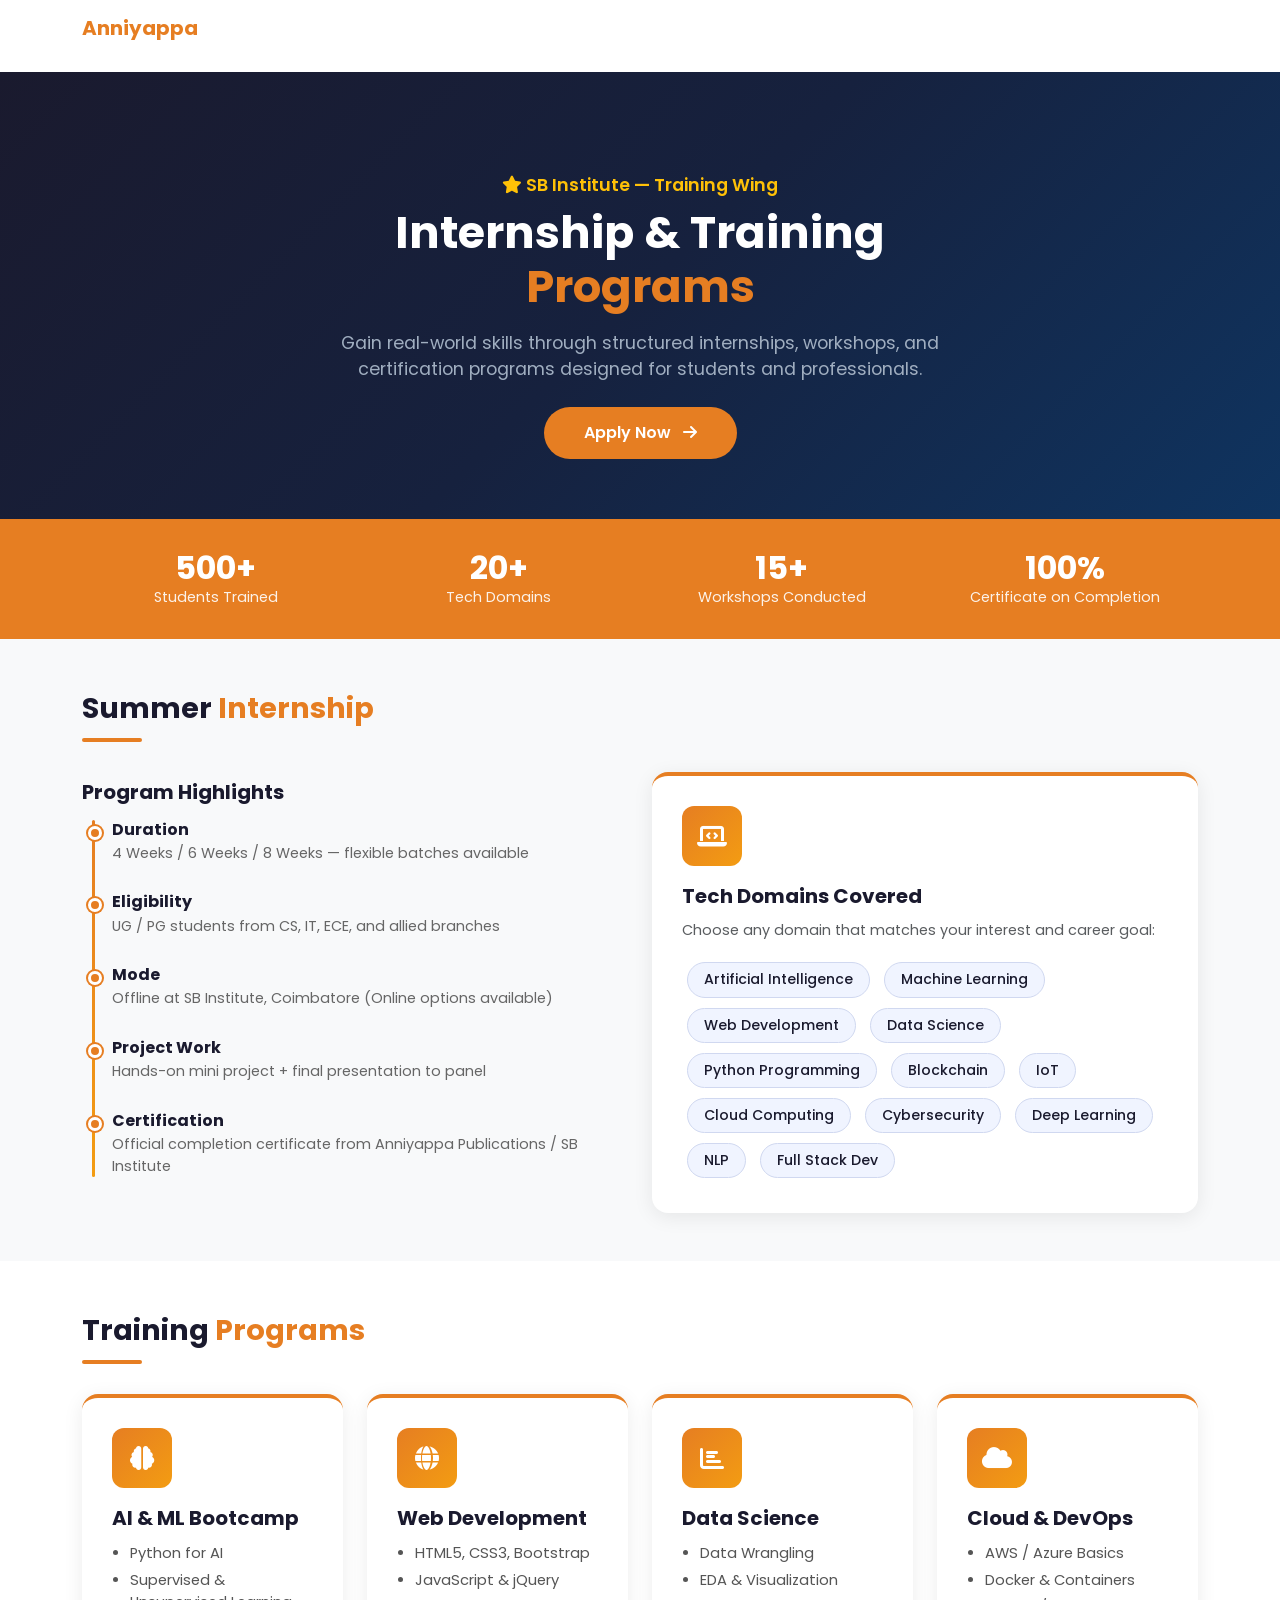
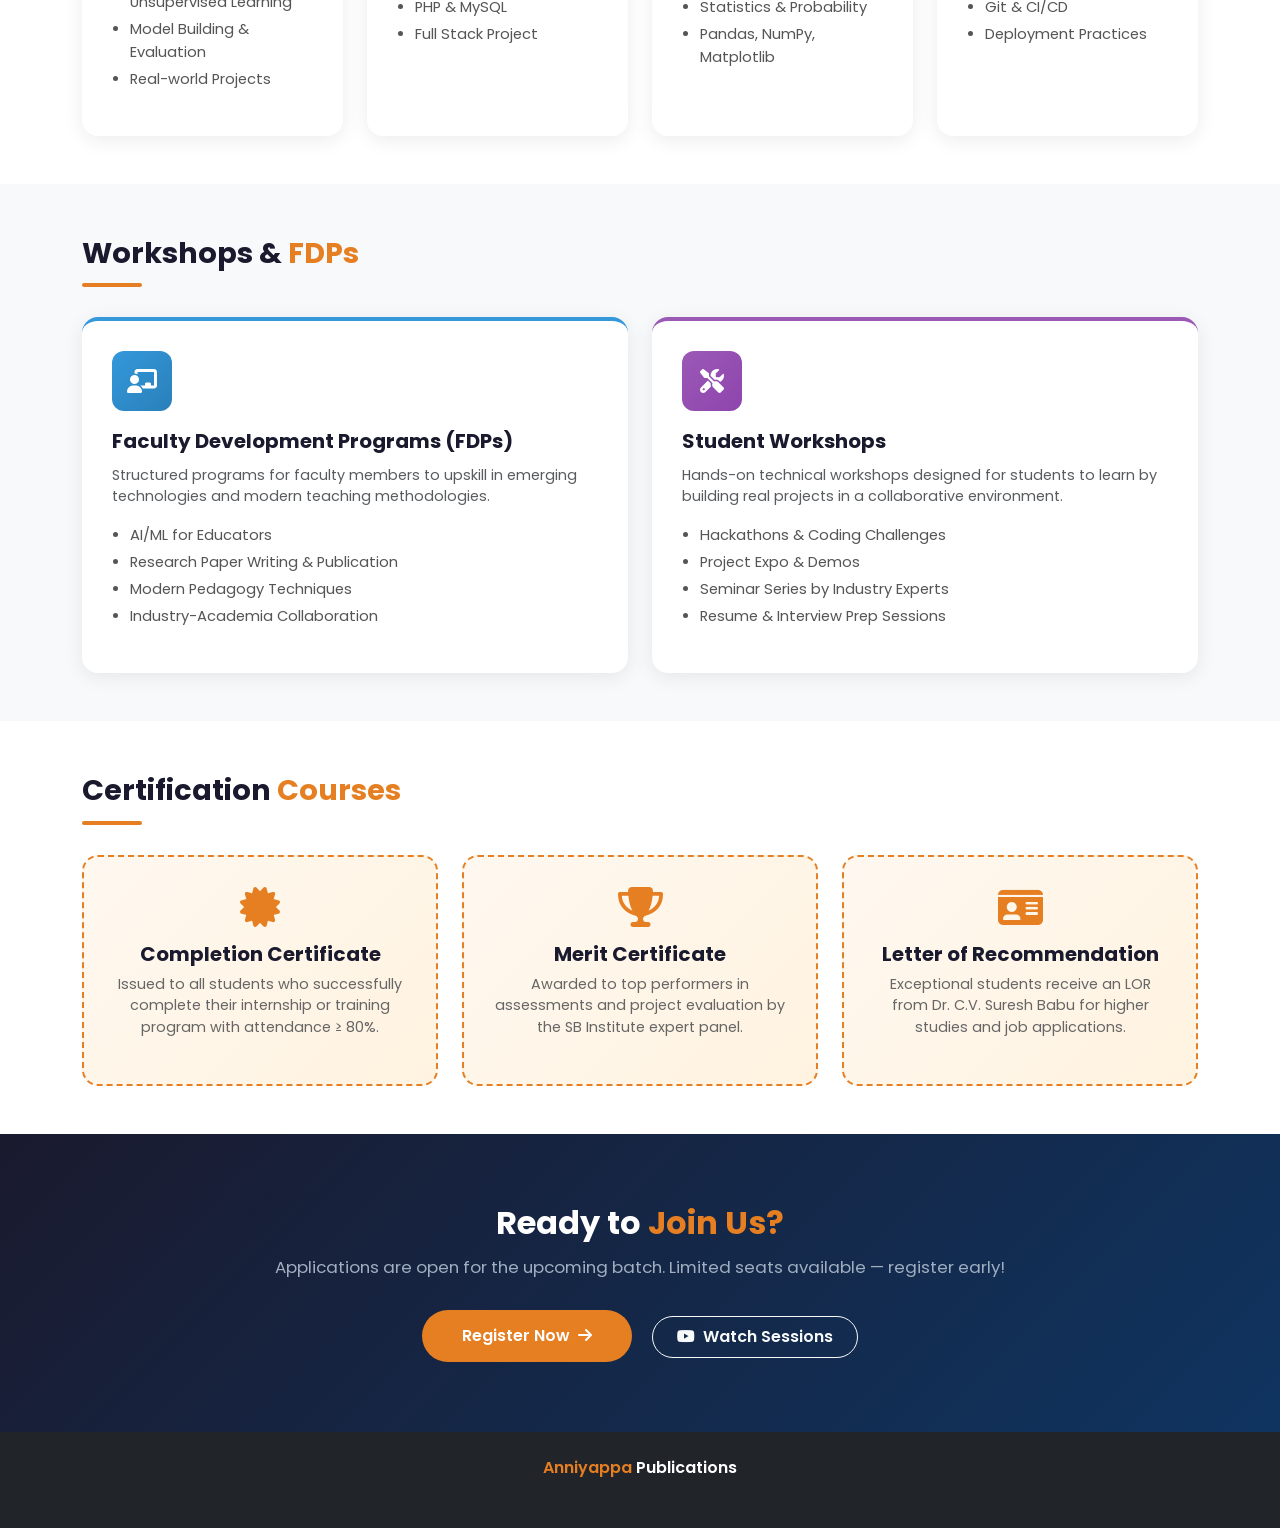
<file: pages/internship.html>
<!DOCTYPE html>
<html lang="en">
<head>
  <meta charset="UTF-8" />
  <meta name="viewport" content="width=device-width, initial-scale=1.0"/>
  <title>Internship & Training | Anniyappa Publications</title>
  <link href="https://cdn.jsdelivr.net/npm/bootstrap@5.3.0/dist/css/bootstrap.min.css" rel="stylesheet"/>
  <link href="https://fonts.googleapis.com/css2?family=Poppins:wght@300;400;500;600;700&display=swap" rel="stylesheet"/>
  <link href="https://cdnjs.cloudflare.com/ajax/libs/font-awesome/6.4.0/css/all.min.css" rel="stylesheet"/>
  <link rel="stylesheet" href="../css/style.css"/>
  <style>
    .internship-hero {
      background: linear-gradient(135deg, #1a1a2e 0%, #16213e 50%, #0f3460 100%);
      padding: 100px 0 60px;
      color: white;
      text-align: center;
    }
    .internship-hero h1 {
      font-size: 2.8rem;
      font-weight: 700;
    }
    .internship-hero p {
      font-size: 1.1rem;
      color: #a0aec0;
      max-width: 600px;
      margin: 0 auto;
    }
    .section-title {
      font-size: 1.8rem;
      font-weight: 700;
      color: #1a1a2e;
      margin-bottom: 8px;
    }
    .section-title span {
      color: #e67e22;
    }
    .section-divider {
      width: 60px;
      height: 4px;
      background: #e67e22;
      border-radius: 2px;
      margin-bottom: 30px;
    }
    /* Program Cards */
    .program-card {
      background: #fff;
      border-radius: 16px;
      padding: 30px;
      box-shadow: 0 4px 20px rgba(0,0,0,0.08);
      transition: transform 0.3s, box-shadow 0.3s;
      height: 100%;
      border-top: 4px solid #e67e22;
    }
    .program-card:hover {
      transform: translateY(-6px);
      box-shadow: 0 12px 30px rgba(0,0,0,0.15);
    }
    .program-card .icon-box {
      width: 60px;
      height: 60px;
      border-radius: 12px;
      background: linear-gradient(135deg, #e67e22, #f39c12);
      display: flex;
      align-items: center;
      justify-content: center;
      margin-bottom: 18px;
    }
    .program-card .icon-box i {
      font-size: 1.5rem;
      color: white;
    }
    .program-card h5 {
      font-weight: 700;
      color: #1a1a2e;
      margin-bottom: 12px;
    }
    .program-card ul {
      padding-left: 18px;
      color: #555;
      font-size: 0.92rem;
    }
    .program-card ul li {
      margin-bottom: 5px;
    }
    /* Domain badges */
    .domain-badge {
      display: inline-block;
      background: #f0f4ff;
      color: #1a1a2e;
      border: 1px solid #d0d8f0;
      border-radius: 20px;
      padding: 6px 16px;
      margin: 5px;
      font-size: 0.88rem;
      font-weight: 500;
      transition: all 0.2s;
    }
    .domain-badge:hover {
      background: #e67e22;
      color: white;
      border-color: #e67e22;
    }
    /* Timeline */
    .timeline {
      position: relative;
      padding-left: 30px;
    }
    .timeline::before {
      content: '';
      position: absolute;
      left: 10px;
      top: 0;
      bottom: 0;
      width: 3px;
      background: linear-gradient(to bottom, #e67e22, #f39c12);
      border-radius: 2px;
    }
    .timeline-item {
      position: relative;
      margin-bottom: 28px;
    }
    .timeline-item::before {
      content: '';
      position: absolute;
      left: -24px;
      top: 6px;
      width: 14px;
      height: 14px;
      border-radius: 50%;
      background: #e67e22;
      border: 3px solid white;
      box-shadow: 0 0 0 2px #e67e22;
    }
    .timeline-item h6 {
      font-weight: 700;
      color: #1a1a2e;
      margin-bottom: 4px;
    }
    .timeline-item p {
      color: #666;
      font-size: 0.9rem;
      margin: 0;
    }
    /* CTA Section */
    .cta-section {
      background: linear-gradient(135deg, #1a1a2e, #0f3460);
      color: white;
      padding: 70px 0;
      text-align: center;
    }
    .cta-section h2 {
      font-size: 2rem;
      font-weight: 700;
      margin-bottom: 12px;
    }
    .cta-section p {
      color: #a0aec0;
      font-size: 1.05rem;
      margin-bottom: 30px;
    }
    .btn-register {
      background: #e67e22;
      color: white;
      border: none;
      padding: 14px 40px;
      border-radius: 50px;
      font-size: 1rem;
      font-weight: 600;
      text-decoration: none;
      transition: all 0.3s;
      display: inline-block;
    }
    .btn-register:hover {
      background: #cf6d17;
      color: white;
      transform: translateY(-2px);
      box-shadow: 0 8px 25px rgba(230,126,34,0.4);
    }
    /* Stats strip */
    .stats-strip {
      background: #e67e22;
      padding: 30px 0;
      color: white;
    }
    .stat-item {
      text-align: center;
    }
    .stat-item h3 {
      font-size: 2rem;
      font-weight: 700;
      margin: 0;
    }
    .stat-item p {
      margin: 0;
      font-size: 0.9rem;
      opacity: 0.9;
    }
    /* Certificate box */
    .cert-card {
      background: linear-gradient(135deg, #fff8f0, #fff3e0);
      border: 2px dashed #e67e22;
      border-radius: 16px;
      padding: 30px;
      text-align: center;
      height: 100%;
    }
    .cert-card i {
      font-size: 2.5rem;
      color: #e67e22;
      margin-bottom: 15px;
    }
    .cert-card h5 {
      font-weight: 700;
      color: #1a1a2e;
    }
    .cert-card p {
      color: #666;
      font-size: 0.9rem;
    }
  </style>
</head>
<body>

  <!-- Navbar -->
  <nav class="navbar navbar-expand-lg navbar-dark fixed-top" id="mainNavbar">
    <div class="container">
      <a class="navbar-brand fw-bold" href="../index.html">
        <span style="color:#e67e22;">Anniyappa</span> Publications
      </a>
      <button class="navbar-toggler" type="button" data-bs-toggle="collapse" data-bs-target="#navMenu">
        <span class="navbar-toggler-icon"></span>
      </button>
      <div class="collapse navbar-collapse" id="navMenu">
        <ul class="navbar-nav ms-auto">
          <li class="nav-item"><a class="nav-link" href="../index.html">Home</a></li>
          <li class="nav-item"><a class="nav-link" href="about.html">About</a></li>
          <li class="nav-item"><a class="nav-link" href="bookshelf.html">Bookshelf</a></li>
          <li class="nav-item"><a class="nav-link active" href="internship.html">Internship</a></li>
          <li class="nav-item"><a class="nav-link" href="gallery.html">Gallery</a></li>
          <li class="nav-item"><a class="nav-link" href="contact.html">Contact</a></li>
        </ul>
      </div>
    </div>
  </nav>

  <!-- Hero -->
  <section class="internship-hero">
    <div class="container">
      <p class="text-warning fw-semibold mb-2"><i class="fas fa-star me-1"></i>SB Institute — Training Wing</p>
      <h1>Internship & Training<br/><span style="color:#e67e22;">Programs</span></h1>
      <p class="mt-3">Gain real-world skills through structured internships, workshops, and certification programs designed for students and professionals.</p>
      <a href="#register" class="btn-register mt-4 d-inline-block">Apply Now <i class="fas fa-arrow-right ms-2"></i></a>
    </div>
  </section>

  <!-- Stats Strip -->
  <div class="stats-strip">
    <div class="container">
      <div class="row g-3 text-center">
        <div class="col-6 col-md-3 stat-item">
          <h3>500+</h3>
          <p>Students Trained</p>
        </div>
        <div class="col-6 col-md-3 stat-item">
          <h3>20+</h3>
          <p>Tech Domains</p>
        </div>
        <div class="col-6 col-md-3 stat-item">
          <h3>15+</h3>
          <p>Workshops Conducted</p>
        </div>
        <div class="col-6 col-md-3 stat-item">
          <h3>100%</h3>
          <p>Certificate on Completion</p>
        </div>
      </div>
    </div>
  </div>

  <!-- Summer Internship -->
  <section class="py-5 bg-light">
    <div class="container">
      <div class="section-title">Summer <span>Internship</span></div>
      <div class="section-divider"></div>
      <div class="row align-items-center g-4">
        <div class="col-lg-6">
          <h5 class="fw-bold mb-3" style="color:#1a1a2e;">Program Highlights</h5>
          <div class="timeline">
            <div class="timeline-item">
              <h6>Duration</h6>
              <p>4 Weeks / 6 Weeks / 8 Weeks — flexible batches available</p>
            </div>
            <div class="timeline-item">
              <h6>Eligibility</h6>
              <p>UG / PG students from CS, IT, ECE, and allied branches</p>
            </div>
            <div class="timeline-item">
              <h6>Mode</h6>
              <p>Offline at SB Institute, Coimbatore (Online options available)</p>
            </div>
            <div class="timeline-item">
              <h6>Project Work</h6>
              <p>Hands-on mini project + final presentation to panel</p>
            </div>
            <div class="timeline-item">
              <h6>Certification</h6>
              <p>Official completion certificate from Anniyappa Publications / SB Institute</p>
            </div>
          </div>
        </div>
        <div class="col-lg-6">
          <div class="program-card">
            <div class="icon-box"><i class="fas fa-laptop-code"></i></div>
            <h5>Tech Domains Covered</h5>
            <p class="text-muted mb-3" style="font-size:0.9rem;">Choose any domain that matches your interest and career goal:</p>
            <div>
              <span class="domain-badge">Artificial Intelligence</span>
              <span class="domain-badge">Machine Learning</span>
              <span class="domain-badge">Web Development</span>
              <span class="domain-badge">Data Science</span>
              <span class="domain-badge">Python Programming</span>
              <span class="domain-badge">Blockchain</span>
              <span class="domain-badge">IoT</span>
              <span class="domain-badge">Cloud Computing</span>
              <span class="domain-badge">Cybersecurity</span>
              <span class="domain-badge">Deep Learning</span>
              <span class="domain-badge">NLP</span>
              <span class="domain-badge">Full Stack Dev</span>
            </div>
          </div>
        </div>
      </div>
    </div>
  </section>

  <!-- Training Programs -->
  <section class="py-5">
    <div class="container">
      <div class="section-title">Training <span>Programs</span></div>
      <div class="section-divider"></div>
      <div class="row g-4">
        <div class="col-md-6 col-lg-3">
          <div class="program-card">
            <div class="icon-box"><i class="fas fa-brain"></i></div>
            <h5>AI & ML Bootcamp</h5>
            <ul>
              <li>Python for AI</li>
              <li>Supervised & Unsupervised Learning</li>
              <li>Model Building & Evaluation</li>
              <li>Real-world Projects</li>
            </ul>
          </div>
        </div>
        <div class="col-md-6 col-lg-3">
          <div class="program-card">
            <div class="icon-box"><i class="fas fa-globe"></i></div>
            <h5>Web Development</h5>
            <ul>
              <li>HTML5, CSS3, Bootstrap</li>
              <li>JavaScript & jQuery</li>
              <li>PHP & MySQL</li>
              <li>Full Stack Project</li>
            </ul>
          </div>
        </div>
        <div class="col-md-6 col-lg-3">
          <div class="program-card">
            <div class="icon-box"><i class="fas fa-chart-bar"></i></div>
            <h5>Data Science</h5>
            <ul>
              <li>Data Wrangling</li>
              <li>EDA & Visualization</li>
              <li>Statistics & Probability</li>
              <li>Pandas, NumPy, Matplotlib</li>
            </ul>
          </div>
        </div>
        <div class="col-md-6 col-lg-3">
          <div class="program-card">
            <div class="icon-box"><i class="fas fa-cloud"></i></div>
            <h5>Cloud & DevOps</h5>
            <ul>
              <li>AWS / Azure Basics</li>
              <li>Docker & Containers</li>
              <li>Git & CI/CD</li>
              <li>Deployment Practices</li>
            </ul>
          </div>
        </div>
      </div>
    </div>
  </section>

  <!-- Workshops & FDPs -->
  <section class="py-5 bg-light">
    <div class="container">
      <div class="section-title">Workshops & <span>FDPs</span></div>
      <div class="section-divider"></div>
      <div class="row g-4">
        <div class="col-md-6">
          <div class="program-card" style="border-top-color:#3498db;">
            <div class="icon-box" style="background:linear-gradient(135deg,#3498db,#2980b9);">
              <i class="fas fa-chalkboard-teacher"></i>
            </div>
            <h5>Faculty Development Programs (FDPs)</h5>
            <p class="text-muted" style="font-size:0.9rem;">Structured programs for faculty members to upskill in emerging technologies and modern teaching methodologies.</p>
            <ul>
              <li>AI/ML for Educators</li>
              <li>Research Paper Writing & Publication</li>
              <li>Modern Pedagogy Techniques</li>
              <li>Industry-Academia Collaboration</li>
            </ul>
          </div>
        </div>
        <div class="col-md-6">
          <div class="program-card" style="border-top-color:#9b59b6;">
            <div class="icon-box" style="background:linear-gradient(135deg,#9b59b6,#8e44ad);">
              <i class="fas fa-tools"></i>
            </div>
            <h5>Student Workshops</h5>
            <p class="text-muted" style="font-size:0.9rem;">Hands-on technical workshops designed for students to learn by building real projects in a collaborative environment.</p>
            <ul>
              <li>Hackathons & Coding Challenges</li>
              <li>Project Expo & Demos</li>
              <li>Seminar Series by Industry Experts</li>
              <li>Resume & Interview Prep Sessions</li>
            </ul>
          </div>
        </div>
      </div>
    </div>
  </section>

  <!-- Certification -->
  <section class="py-5">
    <div class="container">
      <div class="section-title">Certification <span>Courses</span></div>
      <div class="section-divider"></div>
      <div class="row g-4">
        <div class="col-md-4">
          <div class="cert-card">
            <i class="fas fa-certificate"></i>
            <h5>Completion Certificate</h5>
            <p>Issued to all students who successfully complete their internship or training program with attendance ≥ 80%.</p>
          </div>
        </div>
        <div class="col-md-4">
          <div class="cert-card">
            <i class="fas fa-trophy"></i>
            <h5>Merit Certificate</h5>
            <p>Awarded to top performers in assessments and project evaluation by the SB Institute expert panel.</p>
          </div>
        </div>
        <div class="col-md-4">
          <div class="cert-card">
            <i class="fas fa-id-card"></i>
            <h5>Letter of Recommendation</h5>
            <p>Exceptional students receive an LOR from Dr. C.V. Suresh Babu for higher studies and job applications.</p>
          </div>
        </div>
      </div>
    </div>
  </section>

  <!-- CTA / Register -->
  <section class="cta-section" id="register">
    <div class="container">
      <h2>Ready to <span style="color:#e67e22;">Join Us?</span></h2>
      <p>Applications are open for the upcoming batch. Limited seats available — register early!</p>
      <a href="contact.html" class="btn-register me-3">Register Now <i class="fas fa-arrow-right ms-1"></i></a>
      <a href="https://www.youtube.com/@DrCVSureshBabusClasses" target="_blank"
         class="btn btn-outline-light px-4 py-2 rounded-pill fw-semibold">
        <i class="fab fa-youtube me-2"></i>Watch Sessions
      </a>
    </div>
  </section>

  <!-- Footer -->
  <footer class="bg-dark text-white py-4">
    <div class="container text-center">
      <p class="mb-1 fw-semibold"><span style="color:#e67e22;">Anniyappa</span> Publications</p>
      <p class="text-muted mb-0" style="font-size:0.85rem;">© 2025 Anniyappa Publications. All rights reserved.</p>
    </div>
  </footer>

  <script src="https://cdn.jsdelivr.net/npm/bootstrap@5.3.0/dist/js/bootstrap.bundle.min.js"></script>
  <script src="../js/main.js"></script>
</body>
</html>
</file>
<file: css/style.css>
/* ===== GLOBAL ===== */
* { margin: 0; padding: 0; box-sizing: border-box; }

body {
  font-family: 'Poppins', sans-serif;
  color: #333;
  padding-top: 72px; /* offset for fixed navbar */
}

/* ===== NAVBAR ===== */
#mainNav {
  background: linear-gradient(135deg, #1a1a2e, #16213e);
  padding: 14px 0;
  transition: all 0.3s ease;
  box-shadow: 0 2px 20px rgba(0,0,0,0.3);
}
#mainNav.scrolled {
  padding: 8px 0;
  background: rgba(26,26,46,0.98);
}
.navbar-nav .nav-link {
  font-weight: 500;
  letter-spacing: 0.3px;
  transition: color 0.2s;
}
.navbar-nav .nav-link:hover { color: #ffc107 !important; }

/* ===== HERO ===== */
.hero-section {
  min-height: 92vh;
  background: linear-gradient(135deg, #1a1a2e 0%, #16213e 50%, #0f3460 100%);
  position: relative;
  overflow: hidden;
}
.hero-section::before {
  content: '';
  position: absolute;
  width: 600px; height: 600px;
  border-radius: 50%;
  background: rgba(255,193,7,0.05);
  top: -100px; right: -100px;
}

/* ===== SECTION TAG ===== */
.section-tag {
  display: inline-block;
  background: #fff3cd;
  color: #856404;
  font-size: 0.8rem;
  font-weight: 600;
  padding: 4px 16px;
  border-radius: 50px;
  letter-spacing: 1px;
  text-transform: uppercase;
}

/* ===== BOOK CARDS ===== */
.book-card { transition: transform 0.3s, box-shadow 0.3s; border-radius: 12px !important; overflow: hidden; }
.book-card:hover { transform: translateY(-6px); box-shadow: 0 12px 30px rgba(0,0,0,0.12) !important; }
.book-cover {
  height: 160px;
  background: linear-gradient(135deg, var(--bs-primary), #0a58ca);
}

/* ===== ICON CIRCLE ===== */
.icon-circle {
  width: 36px; height: 36px;
  border-radius: 50%;
  display: flex; align-items: center; justify-content: center;
  flex-shrink: 0;
}

/* ===== INTERNSHIP STAT CARDS ===== */
.intern-stat-card { transition: transform 0.3s; }
.intern-stat-card:hover { transform: translateY(-4px); }

/* ===== SOCIAL CARDS ===== */
.social-card {
  transition: all 0.3s;
  background: #fff;
}
.social-card:hover {
  transform: translateY(-4px);
  box-shadow: 0 8px 20px rgba(0,0,0,0.08);
  border-color: #ffc107 !important;
}

/* ===== FOOTER ===== */
.footer-section {
  background: linear-gradient(135deg, #1a1a2e, #16213e);
}
.footer-link {
  color: rgba(255,255,255,0.55);
  text-decoration: none;
  font-size: 0.9rem;
  display: block;
  margin-bottom: 6px;
  transition: color 0.2s;
}
.footer-link:hover { color: #ffc107; }

/* ===== PAGE HEADER (inner pages) ===== */
.page-header {
  min-height: 280px;
  background: linear-gradient(135deg, #1a1a2e 0%, #16213e 50%, #0f3460 100%);
}
.breadcrumb-item + .breadcrumb-item::before { color: rgba(255,255,255,0.4); }

/* ===== RESPONSIVE ===== */
@media (max-width: 768px) {
  .hero-section { min-height: 80vh; }
  .hero-section h1 { font-size: 2rem; }
}
</file>
